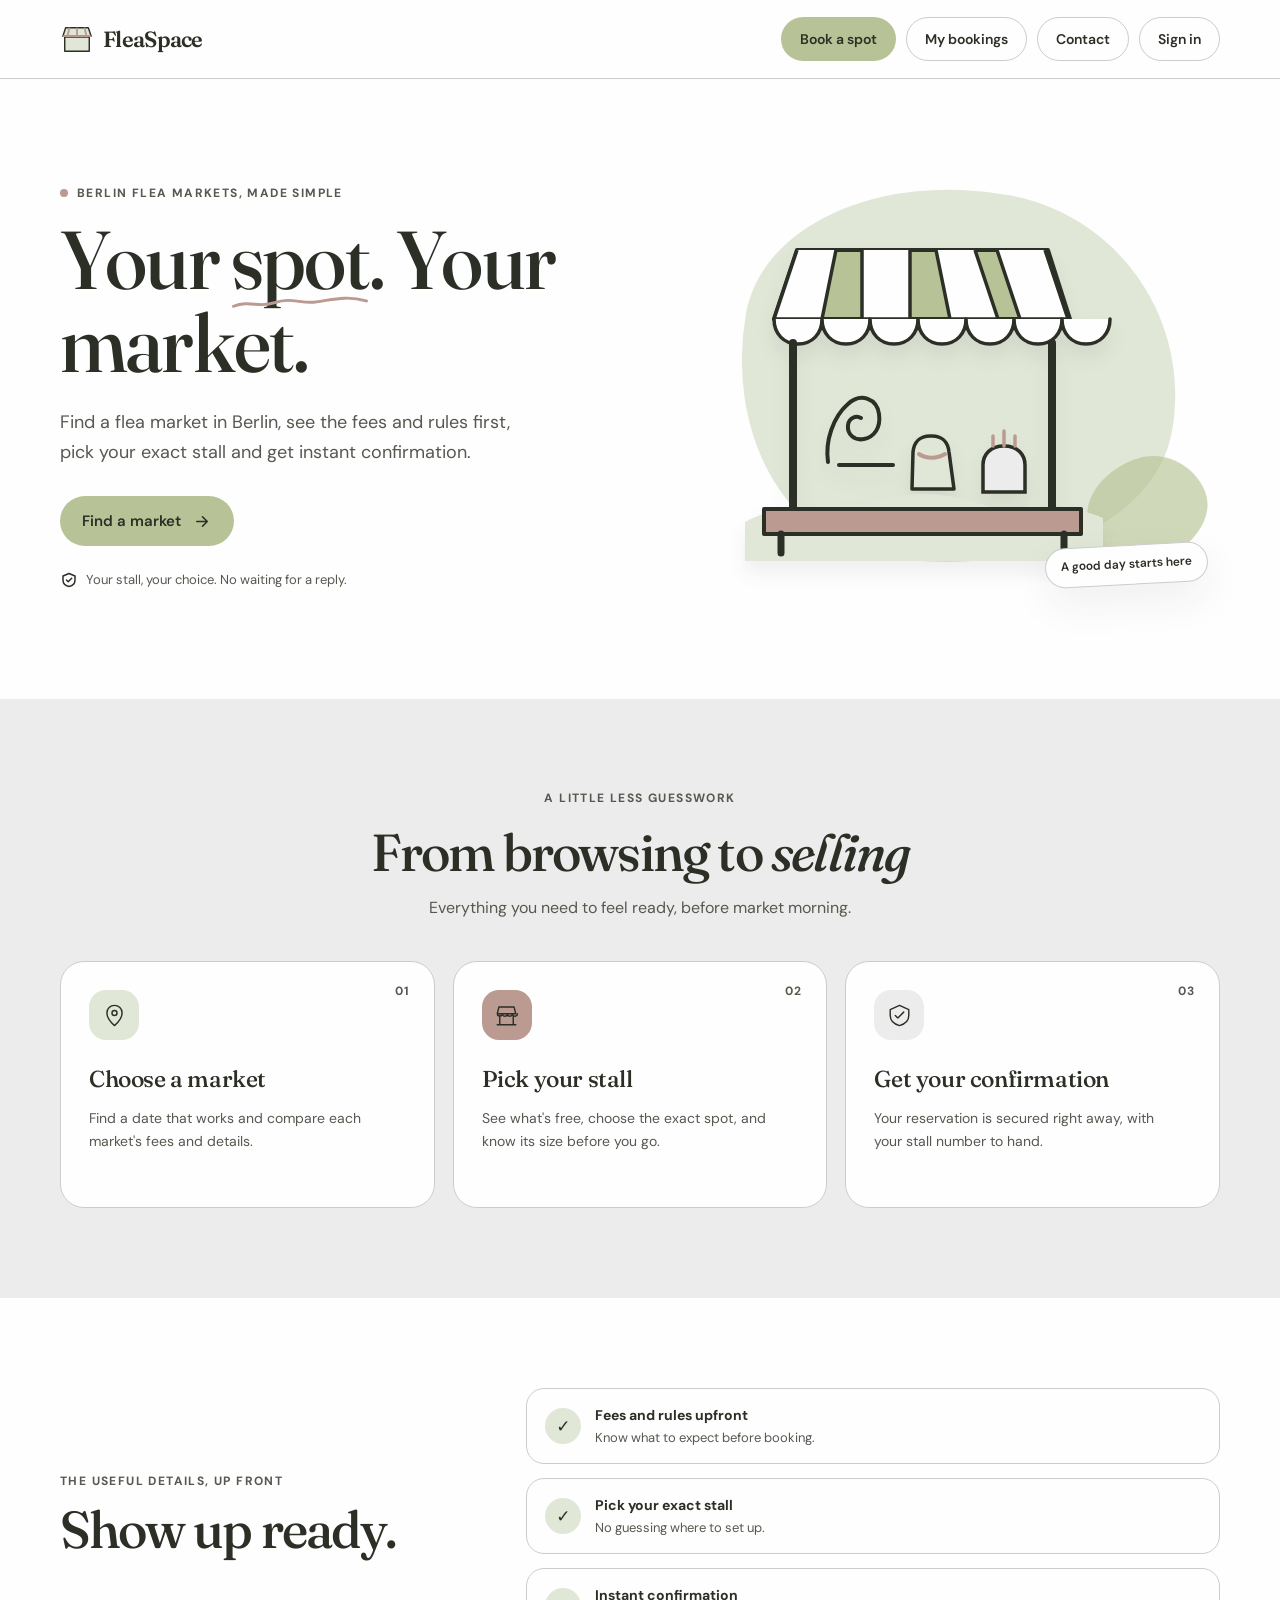
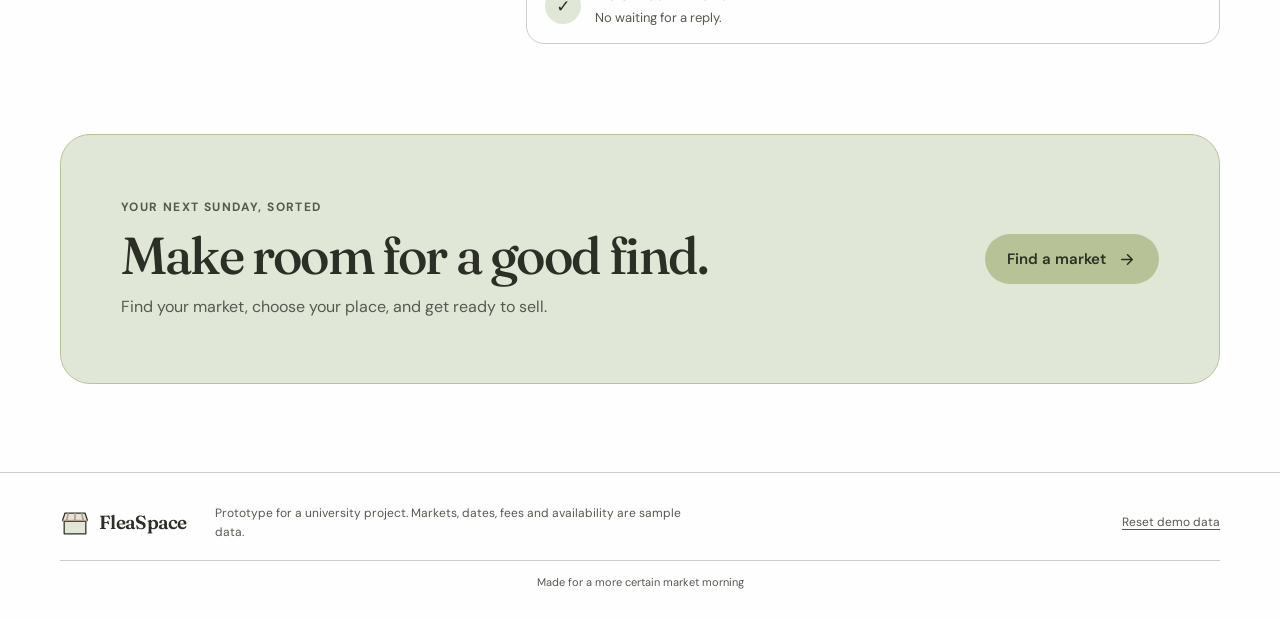
<file: index.html>
<!doctype html>
<html lang="en">
  <head>
    <meta charset="utf-8">
    <meta name="viewport" content="width=device-width, initial-scale=1">
    <meta name="description" content="Find a flea market in Berlin, see the fees and rules first, and book your exact stall with FleaSpace.">
    <meta name="theme-color" content="#FEFEFE">
    <title>FleaSpace — Your spot. Your market.</title>
    <link rel="icon" type="image/svg+xml" href="data:image/svg+xml,%3Csvg xmlns='http://www.w3.org/2000/svg' viewBox='0 0 40 40'%3E%3Crect width='40' height='40' rx='12' fill='%23E0E7D7'/%3E%3Cpath d='M9 18h22v13H9zM7 17l3-9h20l3 9H7z' fill='%23B7C396' stroke='%232B2F26' stroke-width='1.5' stroke-linejoin='round'/%3E%3Cpath d='M7 17h26M12 8l-2 9m8-9v9m8-9 2 9' fill='none' stroke='%23BA9A91' stroke-width='2'/%3E%3C/svg%3E">
    <link rel="preconnect" href="https://fonts.googleapis.com">
    <link rel="preconnect" href="https://fonts.gstatic.com" crossorigin>
    <link href="https://fonts.googleapis.com/css2?family=DM+Sans:wght@400;500;600;700&family=Fraunces:opsz,wght@9..144,500;9..144,600;9..144,700&display=swap" rel="stylesheet">
    <link rel="stylesheet" href="css/styles.css">
    <script src="js/data.js" defer></script>
    <script src="js/app.js" defer></script>
  </head>
  <body>
    <a class="skip-link" href="#main">Skip to content</a>

    <header class="site-header">
      <div class="header-inner">
        <a class="wordmark" href="index.html" aria-label="FleaSpace home">
          <svg class="wordmark-mark" viewBox="0 0 36 36" aria-hidden="true">
            <path d="M5 16h26v15H5zM3 15l3-9h24l3 9H3z" fill="var(--sage-light)" stroke="currentColor" stroke-width="1.5" stroke-linejoin="round"/>
            <path d="M3 15h30M10 6l-2 9m10-9v9m8-9 2 9" fill="none" stroke="var(--clay)" stroke-width="2"/>
          </svg>
          <span>FleaSpace</span>
        </a>
        <nav class="header-actions" aria-label="Main navigation">
          <a class="button button-primary button-small" href="markets.html">Book a spot</a>
          <a class="button button-secondary button-small" href="my-bookings.html">My bookings</a>
          <button class="button button-secondary button-small" type="button" data-contact-open>Contact</button>
        </nav>
      </div>
    </header>

    <main id="main" tabindex="-1">
      <section class="hero page-width" aria-labelledby="hero-title">
        <div class="hero-copy">
          <p class="eyebrow"><span class="eyebrow-dot" aria-hidden="true"></span> Berlin flea markets, made simple</p>
          <h1 id="hero-title">Your <span class="underlined-word">spot<span class="squiggle" aria-hidden="true"><svg viewBox="0 0 160 18" preserveAspectRatio="none"><path d="M3 11C22 3 32 15 51 8s30 3 48 1 35-8 58 1" /></svg></span></span>. Your market.</h1>
          <p class="hero-description">Find a flea market in Berlin, see the fees and rules first, pick your exact stall and get instant confirmation.</p>
          <a class="button button-primary button-arrow" href="markets.html">
            Find a market
            <svg viewBox="0 0 20 20" aria-hidden="true"><path d="M4 10h11m-5-5 5 5-5 5"/></svg>
          </a>
          <p class="hero-note"><svg viewBox="0 0 18 18" aria-hidden="true"><path d="M9 2.5 15 5v4.2c0 3.3-2.3 5.3-6 6.3-3.7-1-6-3-6-6.3V5l6-2.5Z"/><path d="m6.5 9 1.7 1.7 3.5-3.5"/></svg> Your stall, your choice. No waiting for a reply.</p>
        </div>

        <div class="hero-art" aria-label="Illustration of a flea-market stall" role="img">
          <span class="art-blob art-blob-back" aria-hidden="true"></span>
          <span class="art-blob art-blob-front" aria-hidden="true"></span>
          <svg class="market-illustration" viewBox="0 0 520 430" aria-hidden="true">
            <path d="M82 350c39-22 87-9 126-20 44-13 79-9 116 4 36 13 79-6 116 12v43H82z" fill="var(--sage-light)"/>
            <path d="M111 147h296l-22-69H134l-23 69Z" fill="var(--sage)" stroke="var(--ink)" stroke-width="4" stroke-linejoin="round"/>
            <path d="m134 78-23 69h48l14-69m26 0v69h48V78m26 0 14 69h48l-23-69m22 0 23 69h48l-23-69" fill="var(--paper)" stroke="var(--ink)" stroke-width="3.5" stroke-linejoin="round"/>
            <path d="M111 147c0 15 10 25 24 25s24-10 24-25m0 0c0 15 10 25 24 25s24-10 24-25m0 0c0 15 10 25 24 25s24-10 24-25m0 0c0 15 10 25 24 25s24-10 24-25m0 0c0 15 10 25 24 25s24-10 24-25m0 0c0 15 10 25 24 25s24-10 24-25m0 0c0 15 10 25 24 25s24-10 24-25" fill="var(--paper)" stroke="var(--ink)" stroke-width="3.5" stroke-linecap="round"/>
            <path d="M130 171v167m259-167v167" fill="none" stroke="var(--ink)" stroke-width="8" stroke-linecap="round"/>
            <path d="M101 337h317v25H101z" fill="var(--clay)" stroke="var(--ink)" stroke-width="4" stroke-linejoin="round"/>
            <path d="M118 362v19m283-19v19" fill="none" stroke="var(--ink)" stroke-width="7" stroke-linecap="round"/>
            <path d="M165 290c-3-21 5-45 20-58 13-12 29-5 31 10 2 14-5 23-15 25-10 2-17-5-16-14 1-7 8-10 13-7m-22 47h54" fill="none" stroke="var(--ink)" stroke-width="4" stroke-linecap="round" stroke-linejoin="round"/>
            <path d="M249 317h42l-5-37c-1-10-7-16-17-16h-2c-10 0-16 6-17 16l-1 37Z" fill="var(--sage-light)" stroke="var(--ink)" stroke-width="3.5" stroke-linejoin="round"/>
            <path d="M256 282c7 5 18 5 26 0" fill="none" stroke="var(--clay)" stroke-width="4" stroke-linecap="round"/>
            <path d="M320 320h42v-27c0-11-8-19-21-19s-21 8-21 19v27Z" fill="var(--mist)" stroke="var(--ink)" stroke-width="3.5"/>
            <path d="M330 274v-10m11 10v-15m11 15v-10" fill="none" stroke="var(--clay)" stroke-width="3.5" stroke-linecap="round"/>
          </svg>
          <span class="art-caption">A good day starts here</span>
        </div>
      </section>

      <section class="how-section section-space" aria-labelledby="how-title">
        <div class="page-width">
          <div class="section-heading">
            <p class="eyebrow">A little less guesswork</p>
            <h2 id="how-title">From browsing to <span class="serif-accent">selling</span></h2>
            <p>Everything you need to feel ready, before market morning.</p>
          </div>
          <ol class="steps-grid">
            <li class="step-card">
              <span class="step-number">01</span>
              <span class="step-icon" aria-hidden="true"><svg viewBox="0 0 32 32"><path d="M25 13c0 7-9 15-9 15S7 20 7 13a9 9 0 1 1 18 0Z"/><circle cx="16" cy="13" r="3"/></svg></span>
              <h3>Choose a market</h3>
              <p>Find a date that works and compare each market's fees and details.</p>
            </li>
            <li class="step-card">
              <span class="step-number">02</span>
              <span class="step-icon step-icon-clay" aria-hidden="true"><svg viewBox="0 0 32 32"><path d="M5 14h22l-2-8H7l-2 8Zm0 0c0 3 4 4 6 1 2 3 6 2 6-1 0 3 4 4 6 1 2 3 6 2 6-1M8 16v11m16-11v11M5 27h22"/></svg></span>
              <h3>Pick your stall</h3>
              <p>See what's free, choose the exact spot, and know its size before you go.</p>
            </li>
            <li class="step-card">
              <span class="step-number">03</span>
              <span class="step-icon step-icon-mist" aria-hidden="true"><svg viewBox="0 0 32 32"><path d="M16 4 27 9v7c0 6-4 10-11 12C9 26 5 22 5 16V9l11-5Z"/><path d="m11 16 3 3 7-7"/></svg></span>
              <h3>Get your confirmation</h3>
              <p>Your reservation is secured right away, with your stall number to hand.</p>
            </li>
          </ol>
        </div>
      </section>

      <section class="reassurance-section page-width section-space" aria-label="What you can count on">
        <div class="reassurance-intro">
          <p class="eyebrow">The useful details, up front</p>
          <h2>Show up ready.</h2>
        </div>
        <ul class="reassurance-grid">
          <li><span class="reassurance-check" aria-hidden="true">✓</span><span><strong>Fees and rules upfront</strong><small>Know what to expect before booking.</small></span></li>
          <li><span class="reassurance-check" aria-hidden="true">✓</span><span><strong>Pick your exact stall</strong><small>No guessing where to set up.</small></span></li>
          <li><span class="reassurance-check" aria-hidden="true">✓</span><span><strong>Instant confirmation</strong><small>No waiting for a reply.</small></span></li>
        </ul>
      </section>

      <section class="closing-cta page-width" aria-labelledby="cta-title">
        <div class="closing-copy">
          <p class="eyebrow">Your next Sunday, sorted</p>
          <h2 id="cta-title">Make room for a good find.</h2>
          <p>Find your market, choose your place, and get ready to sell.</p>
        </div>
        <a class="button button-primary button-arrow" href="markets.html">
          Find a market
          <svg viewBox="0 0 20 20" aria-hidden="true"><path d="M4 10h11m-5-5 5 5-5 5"/></svg>
        </a>
      </section>
    </main>

    <footer class="site-footer">
      <div class="footer-inner page-width">
        <a class="wordmark footer-wordmark" href="index.html">
          <svg class="wordmark-mark" viewBox="0 0 36 36" aria-hidden="true">
            <path d="M5 16h26v15H5zM3 15l3-9h24l3 9H3z" fill="var(--sage-light)" stroke="currentColor" stroke-width="1.5" stroke-linejoin="round"/>
            <path d="M3 15h30M10 6l-2 9m10-9v9m8-9 2 9" fill="none" stroke="var(--clay)" stroke-width="2"/>
          </svg>
          <span>FleaSpace</span>
        </a>
        <p class="footer-disclaimer">Prototype for a university project. Markets, dates, fees and availability are sample data.</p>
        <a class="reset-link" href="#reset-demo-data" data-reset-demo>Reset demo data</a>
        <p class="footer-credit">Made for a more certain market morning</p>
        <p class="sr-only" data-app-status role="status" aria-live="polite"></p>
      </div>
    </footer>

    <dialog class="contact-dialog" aria-labelledby="contact-title" data-contact-dialog>
      <div class="dialog-inner">
        <button class="dialog-close" type="button" aria-label="Close contact dialog" data-contact-close>
          <svg viewBox="0 0 20 20" aria-hidden="true"><path d="m5 5 10 10M15 5 5 15"/></svg>
        </button>
        <span class="dialog-icon" aria-hidden="true">
          <svg viewBox="0 0 32 32"><path d="M5 8h22v16H5z"/><path d="m6 9 10 8 10-8"/></svg>
        </span>
        <p class="eyebrow">We'd love to hear from you</p>
        <h2 id="contact-title">Say hello.</h2>
        <p class="dialog-intro">Questions about a market or your stall? Get in touch with the organizer.</p>
        <a class="contact-option" href="mailto:organizers@fleaspace.example">
          <span class="contact-option-icon" aria-hidden="true">✉</span>
          <span><small>Email</small><strong>organizers@fleaspace.example</strong></span>
          <span class="contact-arrow" aria-hidden="true">↗</span>
        </a>
        <a class="contact-option" href="https://www.instagram.com/fleaspace.berlin/" target="_blank" rel="noreferrer">
          <span class="contact-option-icon contact-social" aria-hidden="true">◎</span>
          <span><small>Instagram</small><strong>@fleaspace.berlin</strong></span>
          <span class="contact-arrow" aria-hidden="true">↗</span>
        </a>
        <p class="sample-note">These are sample contact details for this prototype.</p>
      </div>
    </dialog>
  </body>
</html>
</file>
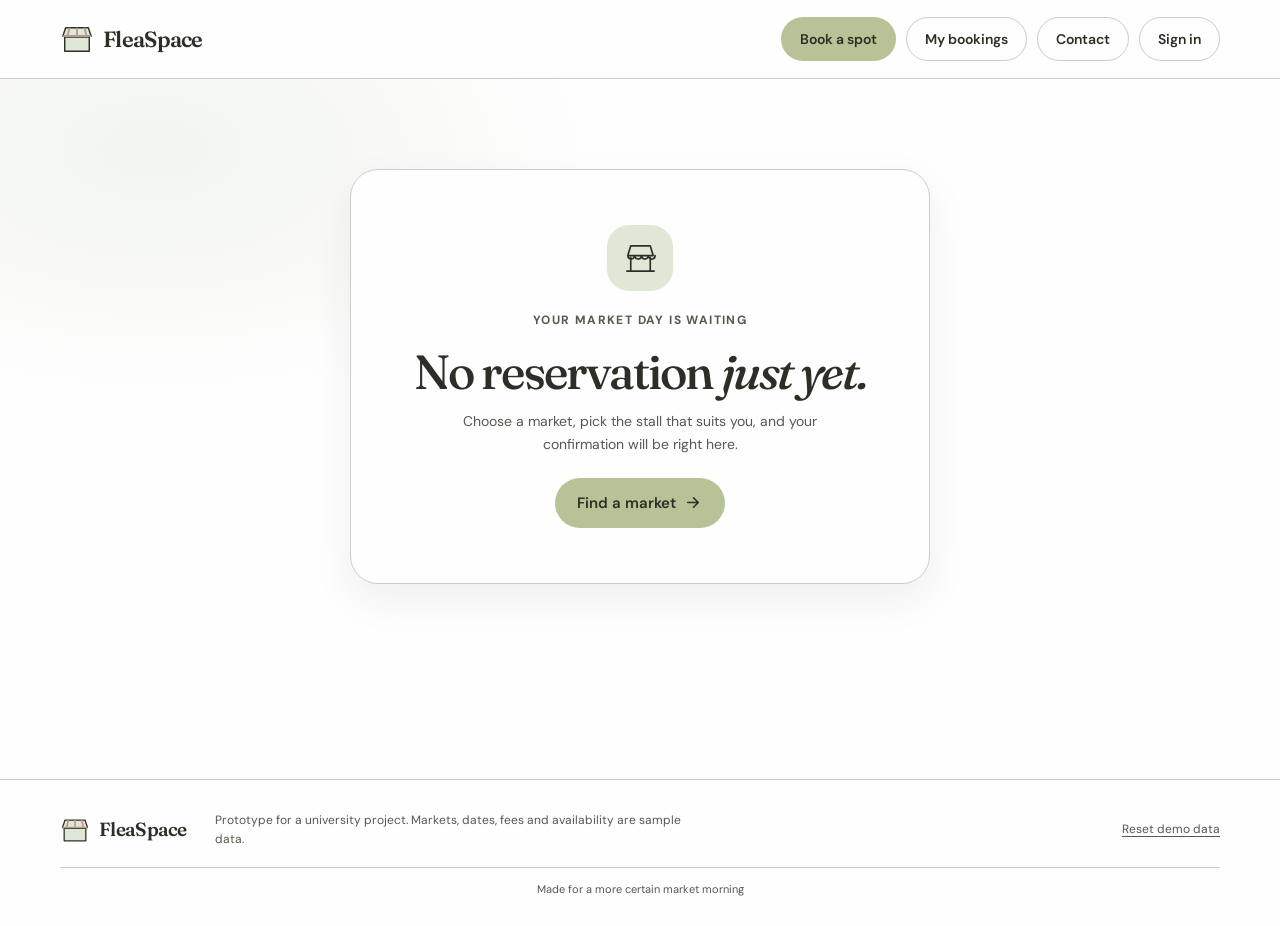
<file: confirmation.html>
<!doctype html>
<html lang="en">
  <head>
    <meta charset="utf-8">
    <meta name="viewport" content="width=device-width, initial-scale=1">
    <meta name="description" content="Your FleaSpace flea-market stall reservation confirmation.">
    <meta name="theme-color" content="#FEFEFE">
    <title>Reservation confirmation — FleaSpace</title>
    <link rel="icon" type="image/svg+xml" href="data:image/svg+xml,%3Csvg xmlns='http://www.w3.org/2000/svg' viewBox='0 0 40 40'%3E%3Crect width='40' height='40' rx='12' fill='%23E0E7D7'/%3E%3Cpath d='M9 18h22v13H9zM7 17l3-9h20l3 9H7z' fill='%23B7C396' stroke='%232B2F26' stroke-width='1.5' stroke-linejoin='round'/%3E%3Cpath d='M7 17h26M12 8l-2 9m8-9v9m8-9 2 9' fill='none' stroke='%23BA9A91' stroke-width='2'/%3E%3C/svg%3E">
    <link rel="preconnect" href="https://fonts.googleapis.com">
    <link rel="preconnect" href="https://fonts.gstatic.com" crossorigin>
    <link href="https://fonts.googleapis.com/css2?family=DM+Sans:wght@400;500;600;700&family=Fraunces:opsz,wght@9..144,500;9..144,600;9..144,700&display=swap" rel="stylesheet">
    <link rel="stylesheet" href="css/styles.css">
    <script src="js/data.js" defer></script>
    <script src="js/app.js" defer></script>
  </head>
  <body>
    <a class="skip-link" href="#main">Skip to content</a>

    <header class="site-header">
      <div class="header-inner">
        <a class="wordmark" href="index.html" aria-label="FleaSpace home">
          <svg class="wordmark-mark" viewBox="0 0 36 36" aria-hidden="true">
            <path d="M5 16h26v15H5zM3 15l3-9h24l3 9H3z" fill="var(--sage-light)" stroke="currentColor" stroke-width="1.5" stroke-linejoin="round"/>
            <path d="M3 15h30M10 6l-2 9m10-9v9m8-9 2 9" fill="none" stroke="var(--clay)" stroke-width="2"/>
          </svg>
          <span>FleaSpace</span>
        </a>
        <nav class="header-actions" aria-label="Main navigation">
          <a class="button button-primary button-small" href="markets.html">Book a spot</a>
          <a class="button button-secondary button-small" href="my-bookings.html">My bookings</a>
          <button class="button button-secondary button-small" type="button" data-contact-open>Contact</button>
        </nav>
      </div>
    </header>

    <main id="main" class="confirmation-main" tabindex="-1">
      <section class="confirmation-page page-width" aria-labelledby="confirmation-title">
        <article class="confirmation-card" data-confirmation-card>
          <div class="confirmation-heading">
            <span class="confirmation-check" aria-hidden="true"><svg viewBox="0 0 32 32"><path d="m8 16 5.5 5.5L24 10"/></svg></span>
            <div>
              <p class="eyebrow">All set for market day</p>
              <h1 id="confirmation-title">Confirmed<span>.</span></h1>
              <p class="confirmation-lead" data-confirmation-message>Reservation confirmed. No need to wait for a reply.</p>
              <p class="confirmation-account" data-confirmation-account></p>
              <p class="confirmation-demo-note">Demo only: no email is actually sent.</p>
            </div>
            <p class="confirmation-number"><small>Confirmation no.</small><strong data-confirmation-number></strong></p>
          </div>

          <div class="confirmation-content" data-confirmation-content>
            <section class="confirmation-details" aria-label="Reservation details">
              <div class="confirmation-detail-heading">
                <span class="eyebrow">Your market day</span>
                <span class="confirmed-badge"><span aria-hidden="true">✓</span> Spot secured</span>
              </div>
              <dl class="confirmation-detail-grid">
                <div class="confirmation-detail market-detail-wide">
                  <dt>Market</dt>
                  <dd data-confirmation-market></dd>
                </div>
                <div class="confirmation-detail">
                  <dt>Date</dt>
                  <dd data-confirmation-date></dd>
                </div>
                <div class="confirmation-detail">
                  <dt>Market hours</dt>
                  <dd data-confirmation-hours></dd>
                </div>
                <div class="confirmation-detail confirmation-stall-number">
                  <dt>Your stalls</dt>
                  <dd data-confirmation-stall></dd>
                </div>
                <div class="confirmation-detail">
                  <dt>Set-up time</dt>
                  <dd data-confirmation-setup></dd>
                </div>
                <div class="confirmation-detail confirmation-fee-detail">
                  <dt>Total cost</dt>
                  <dd><strong data-confirmation-fee></strong><small data-confirmation-breakdown></small><small>Pay at the entrance on arrival (cash or card).</small></dd>
                </div>
              </dl>
            </section>

            <section class="confirmation-mini-map-card" aria-labelledby="mini-map-title">
              <div class="mini-map-heading">
                <div>
                  <span class="eyebrow">Find your place</span>
                  <h2 id="mini-map-title">Your stalls, marked.</h2>
                </div>
                <span class="mini-map-tag" data-mini-map-stall></span>
              </div>
              <div class="confirmation-mini-map" data-confirmation-map role="img" aria-label="Mini map of the market showing your reserved stall"></div>
              <p class="mini-map-caption"><span aria-hidden="true"></span> Your stalls are marked in clay. Enter via the walkway.</p>
            </section>
          </div>

          <div class="confirmation-actions" data-confirmation-actions>
            <a class="button button-primary" href="my-bookings.html">View my bookings</a>
            <a class="button button-secondary" href="markets.html">Book another stall</a>
            <button class="button button-secondary" type="button" data-add-calendar>Add to calendar</button>
            <a class="button button-secondary" data-google-calendar href="https://calendar.google.com/calendar/render?action=TEMPLATE" target="_blank" rel="noreferrer">Google Calendar</a>
            <button class="button button-secondary button-arrow print-button" type="button" data-print>
              Download PDF
              <svg viewBox="0 0 20 20" aria-hidden="true"><path d="M10 3v10m-4-4 4 4 4-4M4 16h12"/></svg>
            </button>
            <button class="button button-secondary contact-organizer" type="button" data-contact-open>
              Questions? Contact the organizer
            </button>
            <p class="print-helper">Opens print: choose Save as PDF</p>
          </div>
        </article>

        <section class="confirmation-empty-state" data-confirmation-empty hidden aria-labelledby="empty-title">
          <span class="empty-state-icon" aria-hidden="true">
            <svg viewBox="0 0 40 40"><path d="M7 17h26l-3-10H10L7 17Zm0 0c0 4 5 5 7 1 2 4 7 3 7-1 0 4 5 5 7 1 2 4 7 3 7-1M10 19v14m20-14v14M6 33h28"/></svg>
          </span>
          <p class="eyebrow">Your market day is waiting</p>
          <h2 id="empty-title">No reservation <em>just yet.</em></h2>
          <p>Choose a market, pick the stall that suits you, and your confirmation will be right here.</p>
          <a class="button button-primary button-arrow" href="markets.html">Find a market<svg viewBox="0 0 20 20" aria-hidden="true"><path d="M4 10h11m-5-5 5 5-5 5"/></svg></a>
        </section>
        <p class="sr-only" data-app-status role="status" aria-live="polite"></p>
      </section>
    </main>

    <footer class="site-footer">
      <div class="footer-inner page-width">
        <a class="wordmark footer-wordmark" href="index.html">
          <svg class="wordmark-mark" viewBox="0 0 36 36" aria-hidden="true">
            <path d="M5 16h26v15H5zM3 15l3-9h24l3 9H3z" fill="var(--sage-light)" stroke="currentColor" stroke-width="1.5" stroke-linejoin="round"/>
            <path d="M3 15h30M10 6l-2 9m10-9v9m8-9 2 9" fill="none" stroke="var(--clay)" stroke-width="2"/>
          </svg>
          <span>FleaSpace</span>
        </a>
        <p class="footer-disclaimer">Prototype for a university project. Markets, dates, fees and availability are sample data.</p>
        <a class="reset-link" href="#reset-demo-data" data-reset-demo>Reset demo data</a>
        <p class="footer-credit">Made for a more certain market morning</p>
        <p class="sr-only" data-app-status role="status" aria-live="polite"></p>
      </div>
    </footer>

    <dialog class="contact-dialog" aria-labelledby="contact-title" data-contact-dialog>
      <div class="dialog-inner">
        <button class="dialog-close" type="button" aria-label="Close contact dialog" data-contact-close>
          <svg viewBox="0 0 20 20" aria-hidden="true"><path d="m5 5 10 10M15 5 5 15"/></svg>
        </button>
        <span class="dialog-icon" aria-hidden="true">
          <svg viewBox="0 0 32 32"><path d="M5 8h22v16H5z"/><path d="m6 9 10 8 10-8"/></svg>
        </span>
        <p class="eyebrow">We'd love to hear from you</p>
        <h2 id="contact-title">Say hello.</h2>
        <p class="dialog-intro">Questions about a market or your stall? Get in touch with the organizer.</p>
        <a class="contact-option" href="mailto:organizers@fleaspace.example">
          <span class="contact-option-icon" aria-hidden="true">✉</span>
          <span><small>Email</small><strong>organizers@fleaspace.example</strong></span>
          <span class="contact-arrow" aria-hidden="true">↗</span>
        </a>
        <a class="contact-option" href="https://www.instagram.com/fleaspace.berlin/" target="_blank" rel="noreferrer">
          <span class="contact-option-icon contact-social" aria-hidden="true">◎</span>
          <span><small>Instagram</small><strong>@fleaspace.berlin</strong></span>
          <span class="contact-arrow" aria-hidden="true">↗</span>
        </a>
        <p class="sample-note">These are sample contact details for this prototype.</p>
      </div>
    </dialog>
  </body>
</html>
</file>
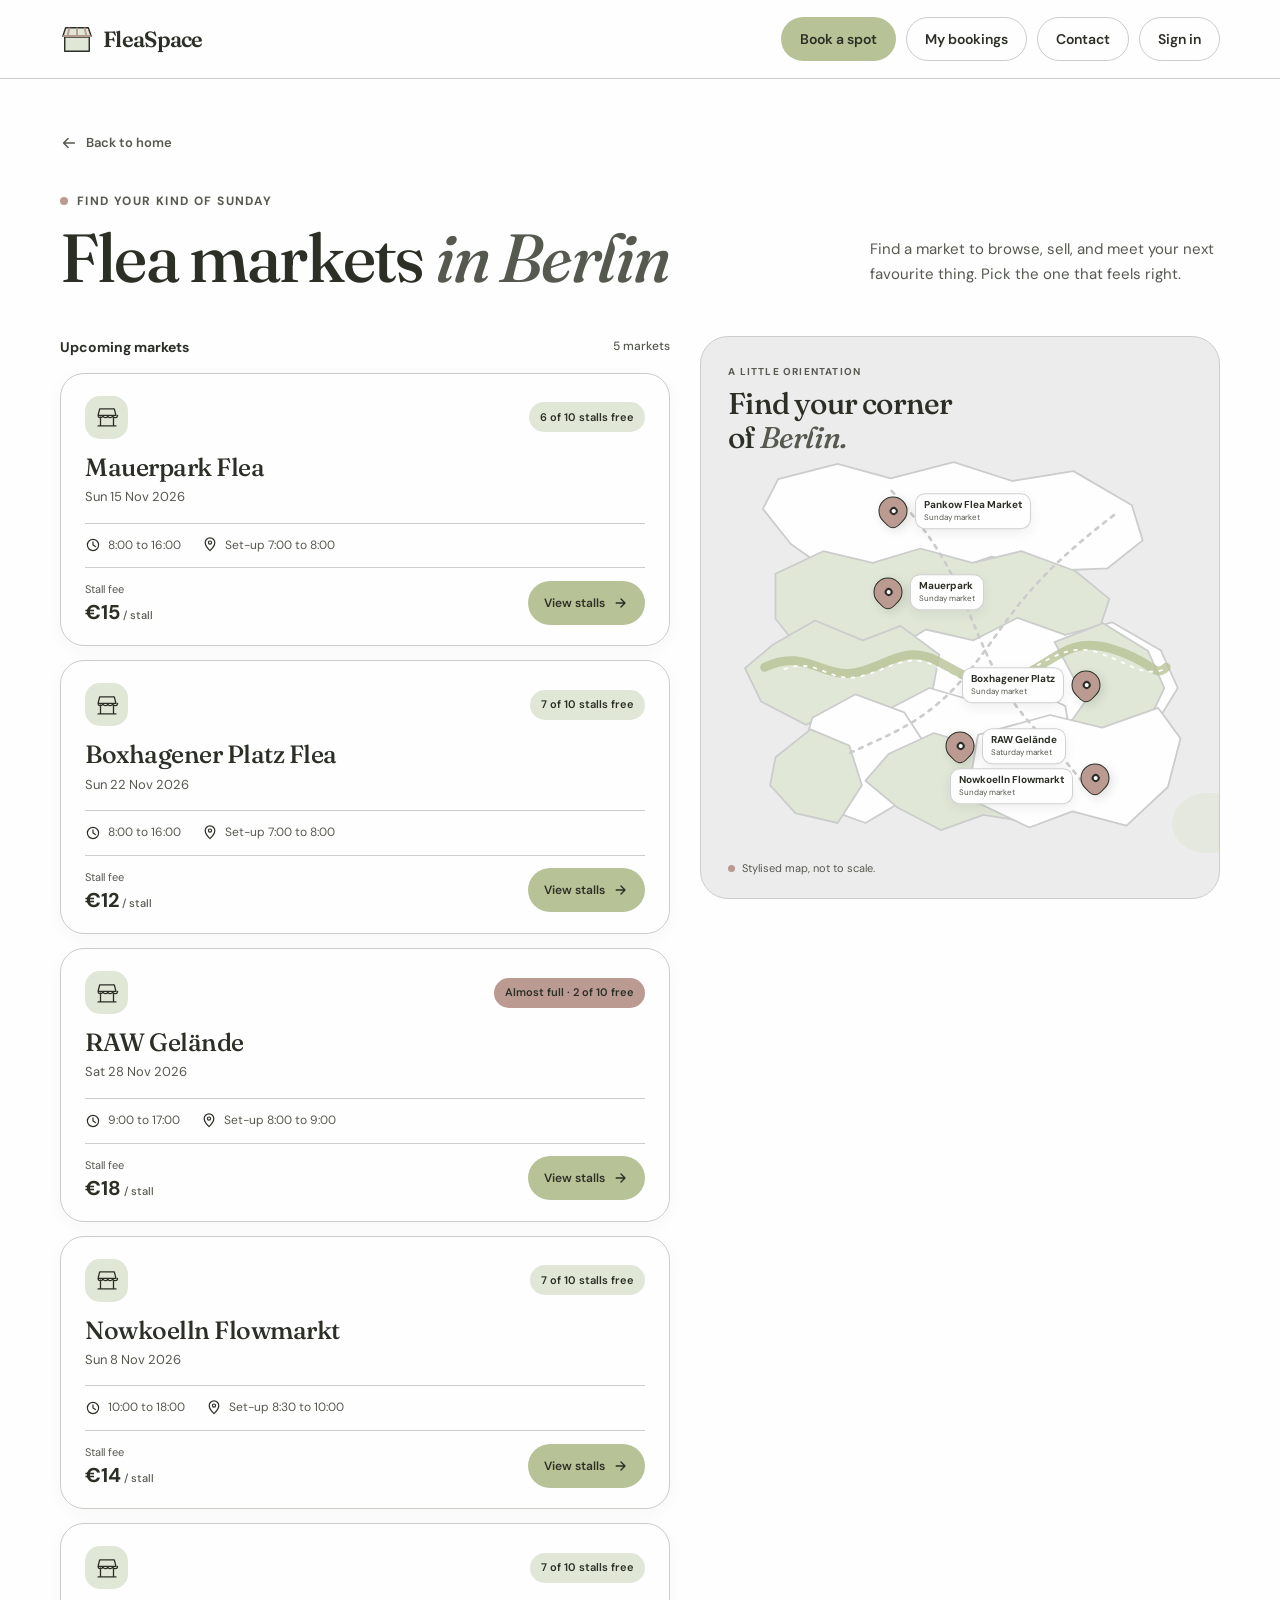
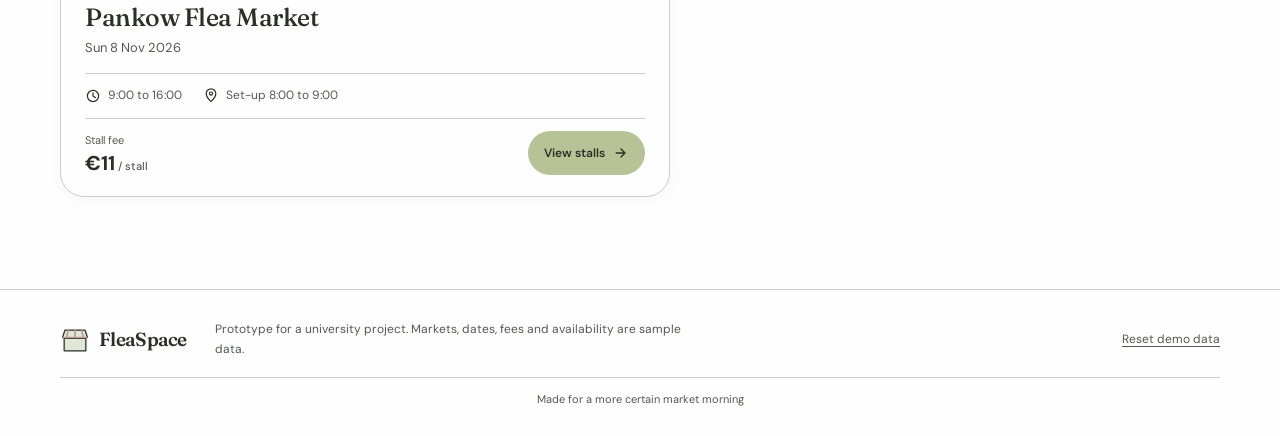
<file: markets.html>
<!doctype html>
<html lang="en">
  <head>
    <meta charset="utf-8">
    <meta name="viewport" content="width=device-width, initial-scale=1">
    <meta name="description" content="Explore Berlin flea markets, compare dates and fees, and find an available stall with FleaSpace.">
    <meta name="theme-color" content="#FEFEFE">
    <title>Flea markets in Berlin — FleaSpace</title>
    <link rel="icon" type="image/svg+xml" href="data:image/svg+xml,%3Csvg xmlns='http://www.w3.org/2000/svg' viewBox='0 0 40 40'%3E%3Crect width='40' height='40' rx='12' fill='%23E0E7D7'/%3E%3Cpath d='M9 18h22v13H9zM7 17l3-9h20l3 9H7z' fill='%23B7C396' stroke='%232B2F26' stroke-width='1.5' stroke-linejoin='round'/%3E%3Cpath d='M7 17h26M12 8l-2 9m8-9v9m8-9 2 9' fill='none' stroke='%23BA9A91' stroke-width='2'/%3E%3C/svg%3E">
    <link rel="preconnect" href="https://fonts.googleapis.com">
    <link rel="preconnect" href="https://fonts.gstatic.com" crossorigin>
    <link href="https://fonts.googleapis.com/css2?family=DM+Sans:wght@400;500;600;700&family=Fraunces:opsz,wght@9..144,500;9..144,600;9..144,700&display=swap" rel="stylesheet">
    <link rel="stylesheet" href="css/styles.css">
    <script src="js/data.js" defer></script>
    <script src="js/app.js" defer></script>
  </head>
  <body>
    <a class="skip-link" href="#main">Skip to content</a>

    <header class="site-header">
      <div class="header-inner">
        <a class="wordmark" href="index.html" aria-label="FleaSpace home">
          <svg class="wordmark-mark" viewBox="0 0 36 36" aria-hidden="true">
            <path d="M5 16h26v15H5zM3 15l3-9h24l3 9H3z" fill="var(--sage-light)" stroke="currentColor" stroke-width="1.5" stroke-linejoin="round"/>
            <path d="M3 15h30M10 6l-2 9m10-9v9m8-9 2 9" fill="none" stroke="var(--clay)" stroke-width="2"/>
          </svg>
          <span>FleaSpace</span>
        </a>
        <nav class="header-actions" aria-label="Main navigation">
          <a class="button button-primary button-small" href="markets.html" aria-current="page">Book a spot</a>
          <a class="button button-secondary button-small" href="my-bookings.html">My bookings</a>
          <button class="button button-secondary button-small" type="button" data-contact-open>Contact</button>
        </nav>
      </div>
    </header>

    <main id="main" class="markets-main" tabindex="-1">
      <section class="markets-page page-width" aria-labelledby="markets-title">
        <a class="back-link" href="index.html">
          <svg viewBox="0 0 20 20" aria-hidden="true"><path d="M16 10H4m5 5-5-5 5-5"/></svg>
          Back to home
        </a>
        <div class="markets-heading">
          <div>
            <p class="eyebrow"><span class="eyebrow-dot" aria-hidden="true"></span> Find your kind of Sunday</p>
            <h1 id="markets-title">Flea markets <span class="heading-break">in Berlin</span></h1>
          </div>
          <p class="markets-intro">Find a market to browse, sell, and meet your next favourite thing. Pick the one that feels right.</p>
        </div>

        <div class="markets-layout">
          <section class="market-list" aria-label="Available flea markets" data-market-list>
            <p class="market-list-heading"><span>Upcoming markets</span><span class="market-count" data-market-count></span></p>
            <div class="market-cards" data-market-cards></div>
          </section>

          <aside class="berlin-map-card" aria-label="Map of flea market locations">
            <div class="map-card-heading">
              <span class="map-kicker">A little orientation</span>
              <h2>Find your corner<br>of <em>Berlin.</em></h2>
            </div>
            <div class="berlin-map">
              <svg class="district-map" viewBox="0 0 500 450" role="img" aria-labelledby="map-title map-description">
                <title id="map-title">Stylised map of Berlin flea market locations</title>
                <desc id="map-description">Abstract neighbourhood shapes with pins for Berlin flea markets.</desc>
                <path class="district district-nine" d="m48 28 66-17 59 16 70-18 65 21 68-11 65 38 12 39-39 31-70 3-59-16-58 20-60-16-57 16-48-34-31-39Z"/>
                <path class="district district-one" d="m45 133 53-25 55 13 53-16 58 16 54-13 60 22 38 31-13 39-39 29-51 9-48-18-46 22-53-16-43 20-47-24-31-39Z"/>
                <path class="district district-two" d="m164 225 48-30 53 12 49-25 53 19 52-14 54 31 19 42-22 36 15 33-43 29-51-17-48 21-47-19-48 17-46-27-36-41Z"/>
                <path class="district district-three" d="m42 212 47-27 53 22 42-16 43 32-8 43-42 26-55-13-43 22-50-26-18-37Z"/>
                <path class="district district-four" d="m168 285 48-25 52 15 49-19 50 24 7 43-38 31-57-10-47 20-52-24-37-29Z"/>
                <path class="district district-five" d="m355 209 54-21 50 31 18 41-19 40 14 39-43 38-50-24-14-44 25-35Z"/>
                <path class="district district-six" d="m86 293 48-26 54 20 28 43-17 48-54 32-52-19-23-44Z"/>
                <path class="district district-seven" d="m171 333 50-23 49 15 45-18 48 27 7 41-38 35-56-9-47 17-48-25-36-30Z"/>
                <path class="district district-eight" d="m45 337 39-31 43 18 14 44-27 42-47-11-28-31Z"/>
                <path class="district district-ten" d="m270 312 80-22 58 14 62-22 25 34-14 54-46 43-60-16-48 18-69-33Z"/>
                <path class="map-river" d="M33 237c43-22 66 13 101 6s55-32 91-13 53 36 93 17 54-45 102-30 45 32 59 20"/>
                <path class="map-river-echo" d="M55 239c34-13 50 14 80 9s55-29 86-13 52 31 87 15 59-42 96-29 49 26 71 19"/>
                <path class="map-road" d="M174 41c42 46 61 78 79 119s32 82 58 118 52 53 84 99"/>
                <path class="map-road" d="M421 68c-49 37-84 71-111 106s-48 72-83 102-64 39-105 59"/>
              </svg>

              <div data-market-pins></div>
            </div>
            <p class="map-caption"><span class="map-caption-dot" aria-hidden="true"></span> Stylised map, not to scale.</p>
            <span class="map-decoration map-decoration-two" aria-hidden="true"></span>
          </aside>
        </div>
      </section>
    </main>

    <footer class="site-footer">
      <div class="footer-inner page-width">
        <a class="wordmark footer-wordmark" href="index.html">
          <svg class="wordmark-mark" viewBox="0 0 36 36" aria-hidden="true">
            <path d="M5 16h26v15H5zM3 15l3-9h24l3 9H3z" fill="var(--sage-light)" stroke="currentColor" stroke-width="1.5" stroke-linejoin="round"/>
            <path d="M3 15h30M10 6l-2 9m10-9v9m8-9 2 9" fill="none" stroke="var(--clay)" stroke-width="2"/>
          </svg>
          <span>FleaSpace</span>
        </a>
        <p class="footer-disclaimer">Prototype for a university project. Markets, dates, fees and availability are sample data.</p>
        <a class="reset-link" href="#reset-demo-data" data-reset-demo>Reset demo data</a>
        <p class="footer-credit">Made for a more certain market morning</p>
        <p class="sr-only" data-app-status role="status" aria-live="polite"></p>
      </div>
    </footer>

    <dialog class="contact-dialog" aria-labelledby="contact-title" data-contact-dialog>
      <div class="dialog-inner">
        <button class="dialog-close" type="button" aria-label="Close contact dialog" data-contact-close>
          <svg viewBox="0 0 20 20" aria-hidden="true"><path d="m5 5 10 10M15 5 5 15"/></svg>
        </button>
        <span class="dialog-icon" aria-hidden="true">
          <svg viewBox="0 0 32 32"><path d="M5 8h22v16H5z"/><path d="m6 9 10 8 10-8"/></svg>
        </span>
        <p class="eyebrow">We'd love to hear from you</p>
        <h2 id="contact-title">Say hello.</h2>
        <p class="dialog-intro">Questions about a market or your stall? Get in touch with the organizer.</p>
        <a class="contact-option" href="mailto:organizers@fleaspace.example">
          <span class="contact-option-icon" aria-hidden="true">✉</span>
          <span><small>Email</small><strong>organizers@fleaspace.example</strong></span>
          <span class="contact-arrow" aria-hidden="true">↗</span>
        </a>
        <a class="contact-option" href="https://www.instagram.com/fleaspace.berlin/" target="_blank" rel="noreferrer">
          <span class="contact-option-icon contact-social" aria-hidden="true">◎</span>
          <span><small>Instagram</small><strong>@fleaspace.berlin</strong></span>
          <span class="contact-arrow" aria-hidden="true">↗</span>
        </a>
        <p class="sample-note">These are sample contact details for this prototype.</p>
      </div>
    </dialog>
  </body>
</html>
</file>
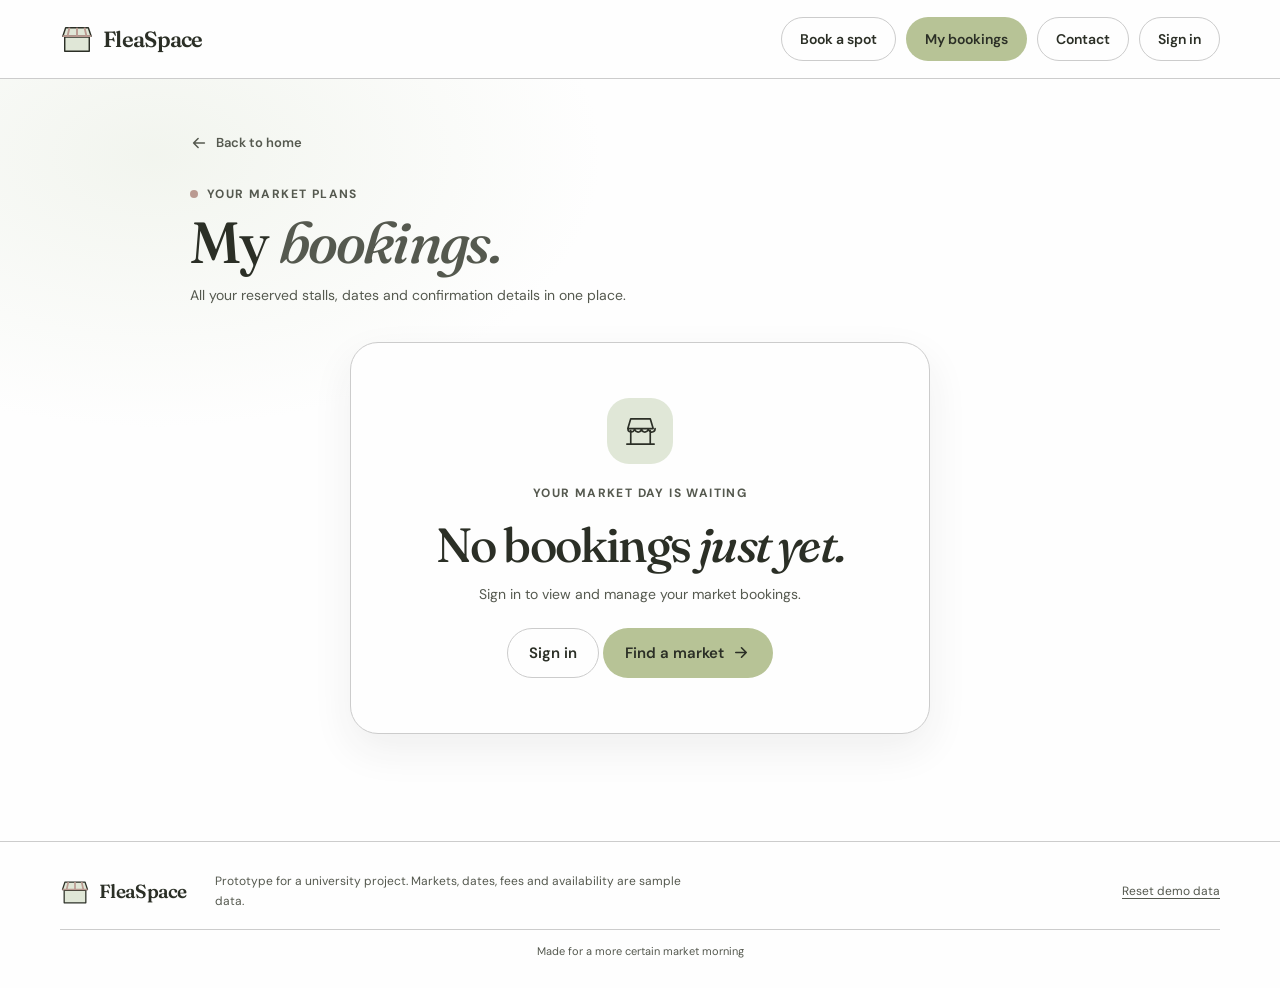
<file: my-bookings.html>
<!doctype html>
<html lang="en">
  <head>
    <meta charset="utf-8">
    <meta name="viewport" content="width=device-width, initial-scale=1">
    <meta name="description" content="View and manage your FleaSpace market bookings.">
    <meta name="theme-color" content="#FEFEFE">
    <title>My bookings — FleaSpace</title>
    <link rel="icon" type="image/svg+xml" href="data:image/svg+xml,%3Csvg xmlns='http://www.w3.org/2000/svg' viewBox='0 0 40 40'%3E%3Crect width='40' height='40' rx='12' fill='%23E0E7D7'/%3E%3Cpath d='M9 18h22v13H9zM7 17l3-9h20l3 9H7z' fill='%23B7C396' stroke='%232B2F26' stroke-width='1.5' stroke-linejoin='round'/%3E%3Cpath d='M7 17h26M12 8l-2 9m8-9v9m8-9 2 9' fill='none' stroke='%23BA9A91' stroke-width='2'/%3E%3C/svg%3E">
    <link rel="preconnect" href="https://fonts.googleapis.com">
    <link rel="preconnect" href="https://fonts.gstatic.com" crossorigin>
    <link href="https://fonts.googleapis.com/css2?family=DM+Sans:wght@400;500;600;700&family=Fraunces:opsz,wght@9..144,500;9..144,600;9..144,700&display=swap" rel="stylesheet">
    <link rel="stylesheet" href="css/styles.css">
    <script src="js/data.js" defer></script>
    <script src="js/app.js" defer></script>
  </head>
  <body>
    <a class="skip-link" href="#main">Skip to content</a>

    <header class="site-header">
      <div class="header-inner">
        <a class="wordmark" href="index.html" aria-label="FleaSpace home">
          <svg class="wordmark-mark" viewBox="0 0 36 36" aria-hidden="true">
            <path d="M5 16h26v15H5zM3 15l3-9h24l3 9H3z" fill="var(--sage-light)" stroke="currentColor" stroke-width="1.5" stroke-linejoin="round"/>
            <path d="M3 15h30M10 6l-2 9m10-9v9m8-9 2 9" fill="none" stroke="var(--clay)" stroke-width="2"/>
          </svg>
          <span>FleaSpace</span>
        </a>
        <nav class="header-actions" aria-label="Main navigation">
          <a class="button button-secondary button-small" href="markets.html">Book a spot</a>
          <a class="button button-primary button-small" href="my-bookings.html" aria-current="page">My bookings</a>
          <button class="button button-secondary button-small" type="button" data-contact-open>Contact</button>
        </nav>
      </div>
    </header>

    <main id="main" class="bookings-main" tabindex="-1">
      <section class="bookings-page page-width" aria-labelledby="bookings-title">
        <a class="back-link" href="index.html">
          <svg viewBox="0 0 20 20" aria-hidden="true"><path d="M16 10H4m5 5-5-5 5-5"/></svg>
          Back to home
        </a>
        <div class="bookings-heading">
          <p class="eyebrow"><span class="eyebrow-dot" aria-hidden="true"></span> Your market plans</p>
          <h1 id="bookings-title">My <em>bookings.</em></h1>
          <p>All your reserved stalls, dates and confirmation details in one place.</p>
        </div>

        <div class="booking-list" data-bookings-list aria-label="Your bookings"></div>
        <section class="confirmation-empty-state bookings-empty" data-bookings-empty hidden aria-labelledby="bookings-empty-title">
          <span class="empty-state-icon" aria-hidden="true">
            <svg viewBox="0 0 40 40"><path d="M7 17h26l-3-10H10L7 17Zm0 0c0 4 5 5 7 1 2 4 7 3 7-1 0 4 5 5 7 1 2 4 7 3 7-1M10 19v14m20-14v14M6 33h28"/></svg>
          </span>
          <p class="eyebrow">Your market day is waiting</p>
          <h2 id="bookings-empty-title">No bookings <em>just yet.</em></h2>
          <p data-bookings-empty-copy>Choose a market, pick the stalls that suit you, and your bookings will be right here.</p>
          <button class="button button-secondary" type="button" data-bookings-signin hidden>Sign in</button>
          <a class="button button-primary button-arrow" href="markets.html">Find a market<svg viewBox="0 0 20 20" aria-hidden="true"><path d="M4 10h11m-5-5 5 5-5 5"/></svg></a>
        </section>
      </section>
    </main>

    <footer class="site-footer">
      <div class="footer-inner page-width">
        <a class="wordmark footer-wordmark" href="index.html">
          <svg class="wordmark-mark" viewBox="0 0 36 36" aria-hidden="true">
            <path d="M5 16h26v15H5zM3 15l3-9h24l3 9H3z" fill="var(--sage-light)" stroke="currentColor" stroke-width="1.5" stroke-linejoin="round"/>
            <path d="M3 15h30M10 6l-2 9m10-9v9m8-9 2 9" fill="none" stroke="var(--clay)" stroke-width="2"/>
          </svg>
          <span>FleaSpace</span>
        </a>
        <p class="footer-disclaimer">Prototype for a university project. Markets, dates, fees and availability are sample data.</p>
        <a class="reset-link" href="#reset-demo-data" data-reset-demo>Reset demo data</a>
        <p class="footer-credit">Made for a more certain market morning</p>
        <p class="sr-only" data-app-status role="status" aria-live="polite"></p>
      </div>
    </footer>

    <dialog class="contact-dialog" aria-labelledby="contact-title" data-contact-dialog>
      <div class="dialog-inner">
        <button class="dialog-close" type="button" aria-label="Close contact dialog" data-contact-close>
          <svg viewBox="0 0 20 20" aria-hidden="true"><path d="m5 5 10 10M15 5 5 15"/></svg>
        </button>
        <span class="dialog-icon" aria-hidden="true">
          <svg viewBox="0 0 32 32"><path d="M5 8h22v16H5z"/><path d="m6 9 10 8 10-8"/></svg>
        </span>
        <p class="eyebrow">We'd love to hear from you</p>
        <h2 id="contact-title">Say hello.</h2>
        <p class="dialog-intro">Questions about a market or your stall? Get in touch with the organizer.</p>
        <a class="contact-option" href="mailto:organizers@fleaspace.example">
          <span class="contact-option-icon" aria-hidden="true">✉</span>
          <span><small>Email</small><strong>organizers@fleaspace.example</strong></span>
          <span class="contact-arrow" aria-hidden="true">↗</span>
        </a>
        <a class="contact-option" href="https://www.instagram.com/fleaspace.berlin/" target="_blank" rel="noreferrer">
          <span class="contact-option-icon contact-social" aria-hidden="true">◎</span>
          <span><small>Instagram</small><strong>@fleaspace.berlin</strong></span>
          <span class="contact-arrow" aria-hidden="true">↗</span>
        </a>
        <p class="sample-note">These are sample contact details for this prototype.</p>
      </div>
    </dialog>

    <dialog class="cancel-dialog" aria-labelledby="cancel-title" aria-describedby="cancel-description" data-cancel-dialog>
      <div class="cancel-dialog-inner">
        <button class="dialog-close" type="button" aria-label="Close cancellation dialog" data-cancel-close>
          <svg viewBox="0 0 20 20" aria-hidden="true"><path d="m5 5 10 10M15 5 5 15"/></svg>
        </button>
        <p class="eyebrow">Booking cancellation</p>
        <h2 id="cancel-title">Cancel this booking?</h2>
        <p class="cancel-booking-summary" data-cancel-summary></p>
        <p id="cancel-description">Cancel this booking? Free cancellation is available up to 48 hours before the market.</p>
        <p class="cancel-warning" data-cancel-warning role="alert" hidden></p>
        <div class="cancel-dialog-actions">
          <button class="button button-secondary" type="button" data-cancel-close>Keep booking</button>
          <button class="button button-primary" type="button" data-cancel-confirm>Cancel booking</button>
        </div>
      </div>
    </dialog>
  </body>
</html>
</file>
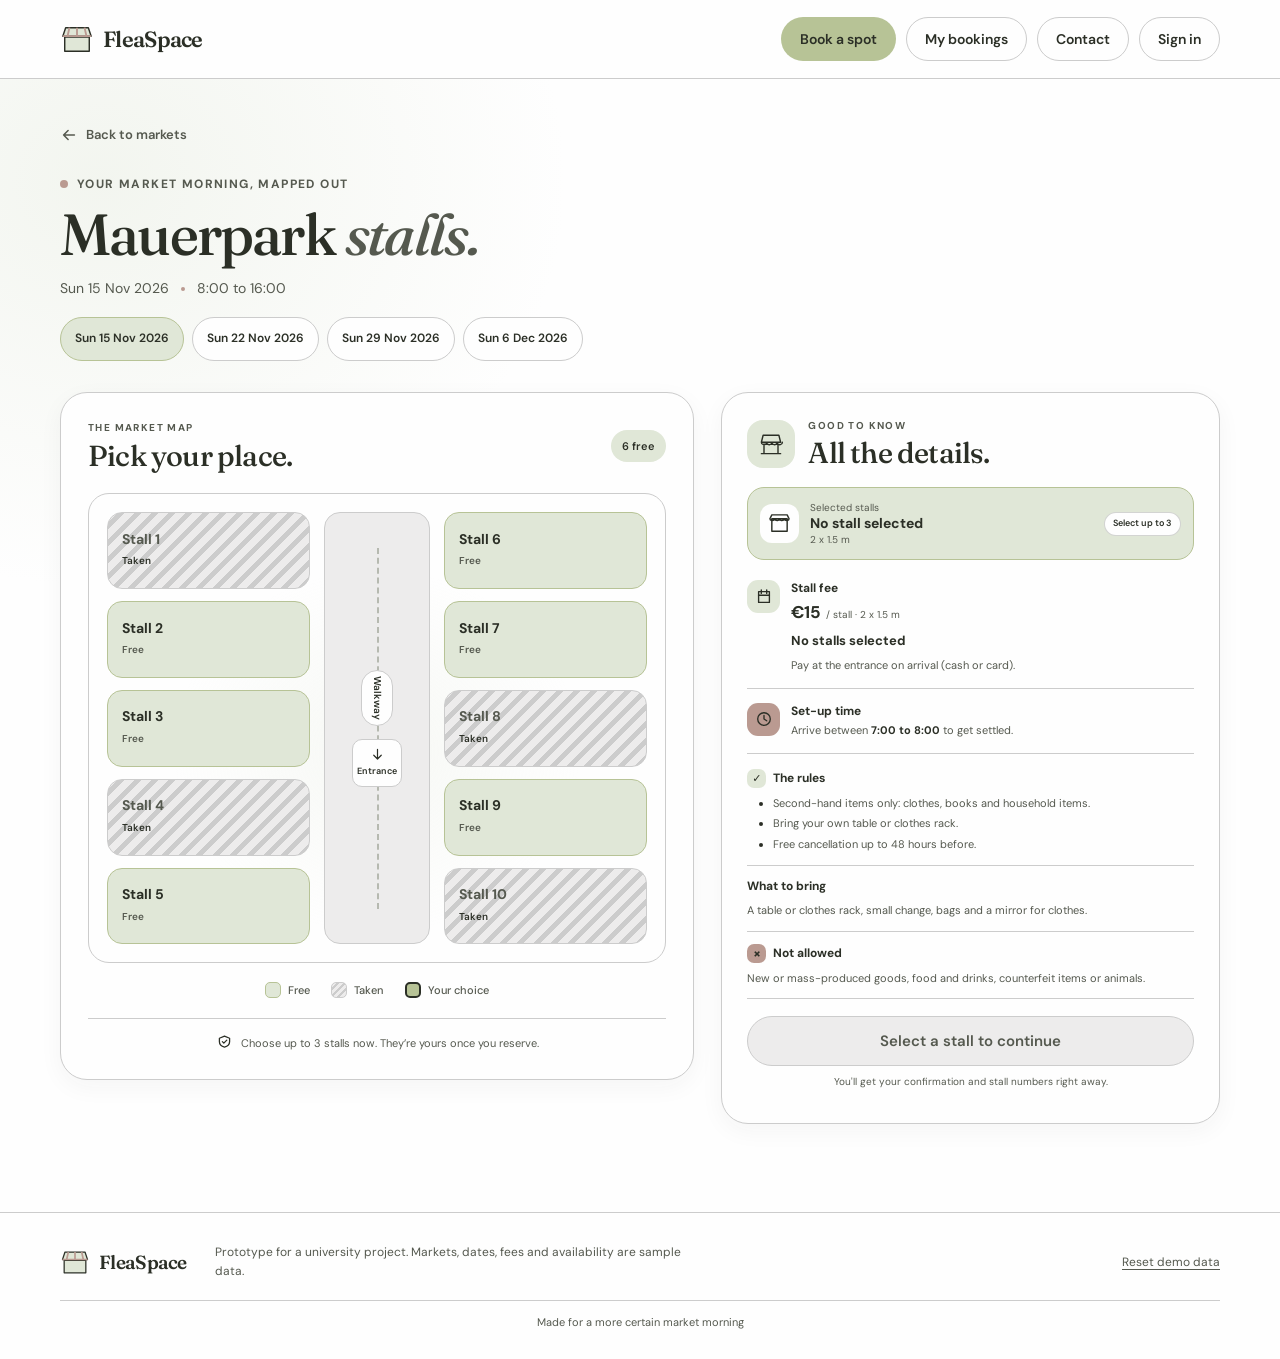
<file: stalls.html>
<!doctype html>
<html lang="en">
  <head>
    <meta charset="utf-8">
    <meta name="viewport" content="width=device-width, initial-scale=1">
    <meta name="description" content="Choose your exact flea-market stall in Berlin. See the price, market rules and set-up details before you reserve.">
    <meta name="theme-color" content="#FEFEFE">
    <title>Choose your stall — FleaSpace</title>
    <link rel="icon" type="image/svg+xml" href="data:image/svg+xml,%3Csvg xmlns='http://www.w3.org/2000/svg' viewBox='0 0 40 40'%3E%3Crect width='40' height='40' rx='12' fill='%23E0E7D7'/%3E%3Cpath d='M9 18h22v13H9zM7 17l3-9h20l3 9H7z' fill='%23B7C396' stroke='%232B2F26' stroke-width='1.5' stroke-linejoin='round'/%3E%3Cpath d='M7 17h26M12 8l-2 9m8-9v9m8-9 2 9' fill='none' stroke='%23BA9A91' stroke-width='2'/%3E%3C/svg%3E">
    <link rel="preconnect" href="https://fonts.googleapis.com">
    <link rel="preconnect" href="https://fonts.gstatic.com" crossorigin>
    <link href="https://fonts.googleapis.com/css2?family=DM+Sans:wght@400;500;600;700&family=Fraunces:opsz,wght@9..144,500;9..144,600;9..144,700&display=swap" rel="stylesheet">
    <link rel="stylesheet" href="css/styles.css">
    <script src="js/data.js" defer></script>
    <script src="js/app.js" defer></script>
  </head>
  <body>
    <a class="skip-link" href="#main">Skip to content</a>

    <header class="site-header">
      <div class="header-inner">
        <a class="wordmark" href="index.html" aria-label="FleaSpace home">
          <svg class="wordmark-mark" viewBox="0 0 36 36" aria-hidden="true">
            <path d="M5 16h26v15H5zM3 15l3-9h24l3 9H3z" fill="var(--sage-light)" stroke="currentColor" stroke-width="1.5" stroke-linejoin="round"/>
            <path d="M3 15h30M10 6l-2 9m10-9v9m8-9 2 9" fill="none" stroke="var(--clay)" stroke-width="2"/>
          </svg>
          <span>FleaSpace</span>
        </a>
        <nav class="header-actions" aria-label="Main navigation">
          <a class="button button-primary button-small" href="markets.html">Book a spot</a>
          <a class="button button-secondary button-small" href="my-bookings.html">My bookings</a>
          <button class="button button-secondary button-small" type="button" data-contact-open>Contact</button>
        </nav>
      </div>
    </header>

    <main id="main" class="stalls-main" tabindex="-1">
      <div class="stalls-page page-width">
        <a class="back-link" href="markets.html">
          <svg viewBox="0 0 20 20" aria-hidden="true"><path d="M16 10H4m5 5-5-5 5-5"/></svg>
          Back to markets
        </a>
        <header class="stall-page-heading">
          <p class="eyebrow"><span class="eyebrow-dot" aria-hidden="true"></span> Your market morning, mapped out</p>
          <h1 data-market-name>Choose your <em>stall.</em></h1>
          <p class="stall-market-meta"><span data-market-date></span><span class="meta-divider" aria-hidden="true"></span><span data-market-hours></span></p>
          <div class="date-selector" data-date-selector role="group" aria-label="Choose a market date"></div>
        </header>

        <div class="stall-layout">
          <section class="stall-map-section" aria-labelledby="stall-map-title">
            <div class="panel-heading">
              <div>
                <p class="eyebrow">The market map</p>
                <h2 id="stall-map-title">Pick your place.</h2>
              </div>
              <span class="stall-count-label">10 stalls</span>
            </div>
            <div class="stall-map" data-stall-map aria-label="Market stall map"></div>
            <ul class="stall-legend" aria-label="Stall map legend">
              <li><span class="legend-swatch legend-free" aria-hidden="true"></span>Free</li>
              <li><span class="legend-swatch legend-taken" aria-hidden="true"></span>Taken</li>
              <li><span class="legend-swatch legend-selected" aria-hidden="true"></span>Your choice</li>
            </ul>
            <p class="map-assurance"><svg viewBox="0 0 20 20" aria-hidden="true"><path d="M10 2.5 16 5v4.2c0 3.3-2.3 5.3-6 6.3-3.7-1-6-3-6-6.3V5l6-2.5Z"/><path d="m7.5 9 1.7 1.7 3.5-3.5"/></svg> Choose up to 3 stalls now. They’re yours once you reserve.</p>
          </section>

          <aside class="stall-details-card" aria-labelledby="details-title">
            <div class="details-card-heading">
              <span class="details-mark" aria-hidden="true">
                <svg viewBox="0 0 32 32"><path d="M5 14h22l-2-8H7l-2 8Zm0 0c0 3 4 4 6 1 2 3 6 2 6-1 0 3 4 4 6 1 2 3 6 2 6-1M8 16v11m16-11v11M5 27h22"/></svg>
              </span>
              <div>
                <p class="eyebrow">Good to know</p>
                <h2 id="details-title">All the details.</h2>
              </div>
            </div>

            <div class="selected-stall-panel" aria-live="polite" aria-atomic="true">
              <span class="selected-stall-icon" aria-hidden="true"><svg viewBox="0 0 24 24"><path d="M4 7h16v13H4zM2 7l2-4h16l2 4M2 7c0 2 4 3 5 0 1 3 5 2 5 0 0 2 4 3 5 0 1 3 5 2 5 0"/></svg></span>
              <div>
                <small>Selected stalls</small>
                <strong data-selected-stall>No stall selected</strong>
                <small class="selected-stall-size" data-stall-size>2 x 1.5 m</small>
              </div>
              <span class="selection-status" data-selection-status>Select a stall</span>
            </div>

            <div class="detail-row detail-price-row">
              <span class="detail-icon" aria-hidden="true"><svg viewBox="0 0 20 20"><path d="M4 4h12v12H4z"/><path d="M7 2v4m6-4v4M4 8h12"/></svg></span>
              <div class="detail-copy">
                <h3>Stall fee</h3>
                <p class="detail-fee"><strong data-market-fee>€15</strong><span> / stall · 2 x 1.5 m</span></p>
                <p class="cost-breakdown" data-cost-breakdown>No stalls selected</p>
                <p>Pay at the entrance on arrival (cash or card).</p>
              </div>
            </div>
            <div class="detail-row">
              <span class="detail-icon detail-icon-clay" aria-hidden="true"><svg viewBox="0 0 20 20"><circle cx="10" cy="10" r="7"/><path d="M10 6v4l3 2"/></svg></span>
              <div class="detail-copy">
                <h3>Set-up time</h3>
                <p>Arrive between <strong data-market-setup>7:00 to 8:00</strong> to get settled.</p>
              </div>
            </div>

            <div class="detail-section">
              <h3><span class="section-check" aria-hidden="true">✓</span> The rules</h3>
              <ul class="detail-list">
                <li>Second-hand items only: clothes, books and household items.</li>
                <li>Bring your own table or clothes rack.</li>
                <li>Free cancellation up to 48 hours before.</li>
              </ul>
            </div>
            <div class="detail-section detail-section-compact">
              <h3>What to bring</h3>
              <p>A table or clothes rack, small change, bags and a mirror for clothes.</p>
            </div>
            <div class="detail-section detail-section-compact">
              <h3><span class="section-cross" aria-hidden="true">×</span> Not allowed</h3>
              <p>New or mass-produced goods, food and drinks, counterfeit items or animals.</p>
            </div>

            <div class="reserve-area">
              <button class="button button-primary reserve-button" type="button" data-reserve disabled>Select a stall to continue</button>
              <p class="reserve-helper">You'll get your confirmation and stall numbers right away.</p>
              <p class="selection-limit-message" data-selection-limit role="status" aria-live="polite"></p>
              <p class="reserve-error" data-reserve-error role="status" aria-live="polite"></p>
            </div>
          </aside>
        </div>
      </div>
    </main>

    <footer class="site-footer">
      <div class="footer-inner page-width">
        <a class="wordmark footer-wordmark" href="index.html">
          <svg class="wordmark-mark" viewBox="0 0 36 36" aria-hidden="true">
            <path d="M5 16h26v15H5zM3 15l3-9h24l3 9H3z" fill="var(--sage-light)" stroke="currentColor" stroke-width="1.5" stroke-linejoin="round"/>
            <path d="M3 15h30M10 6l-2 9m10-9v9m8-9 2 9" fill="none" stroke="var(--clay)" stroke-width="2"/>
          </svg>
          <span>FleaSpace</span>
        </a>
        <p class="footer-disclaimer">Prototype for a university project. Markets, dates, fees and availability are sample data.</p>
        <a class="reset-link" href="#reset-demo-data" data-reset-demo>Reset demo data</a>
        <p class="footer-credit">Made for a more certain market morning</p>
        <p class="sr-only" data-app-status role="status" aria-live="polite"></p>
      </div>
    </footer>

    <dialog class="contact-dialog" aria-labelledby="contact-title" data-contact-dialog>
      <div class="dialog-inner">
        <button class="dialog-close" type="button" aria-label="Close contact dialog" data-contact-close>
          <svg viewBox="0 0 20 20" aria-hidden="true"><path d="m5 5 10 10M15 5 5 15"/></svg>
        </button>
        <span class="dialog-icon" aria-hidden="true">
          <svg viewBox="0 0 32 32"><path d="M5 8h22v16H5z"/><path d="m6 9 10 8 10-8"/></svg>
        </span>
        <p class="eyebrow">We'd love to hear from you</p>
        <h2 id="contact-title">Say hello.</h2>
        <p class="dialog-intro">Questions about a market or your stall? Get in touch with the organizer.</p>
        <a class="contact-option" href="mailto:organizers@fleaspace.example">
          <span class="contact-option-icon" aria-hidden="true">✉</span>
          <span><small>Email</small><strong>organizers@fleaspace.example</strong></span>
          <span class="contact-arrow" aria-hidden="true">↗</span>
        </a>
        <a class="contact-option" href="https://www.instagram.com/fleaspace.berlin/" target="_blank" rel="noreferrer">
          <span class="contact-option-icon contact-social" aria-hidden="true">◎</span>
          <span><small>Instagram</small><strong>@fleaspace.berlin</strong></span>
          <span class="contact-arrow" aria-hidden="true">↗</span>
        </a>
        <p class="sample-note">These are sample contact details for this prototype.</p>
      </div>
    </dialog>
  </body>
</html>
</file>
<file: css/styles.css>
:root {
  color-scheme: light;
  --paper: #FEFEFE;
  --mist: #EDECEC;
  --sage-light: #E0E7D7;
  --sage: #B7C396;
  --clay: #BA9A91;
  --stone: #CCCCCC;
  --ink: #2B2F26;
  --ink-soft: #55594F;
  --font-heading: "Fraunces", Georgia, serif;
  --font-body: "DM Sans", system-ui, sans-serif;
  --content-width: 1160px;
  --page-gutter: 24px;
  --radius-card: 24px;
  --shadow-soft: 0 16px 42px rgba(43, 47, 38, 0.07);
}

* {
  box-sizing: border-box;
}

html {
  scroll-behavior: smooth;
}

body {
  min-width: 320px;
  margin: 0;
  background: var(--paper);
  color: var(--ink);
  font-family: var(--font-body);
  font-size: 16px;
  line-height: 1.65;
  -webkit-font-smoothing: antialiased;
}

button,
a {
  -webkit-tap-highlight-color: transparent;
}

a {
  color: inherit;
}

button {
  color: inherit;
  font: inherit;
}

svg {
  display: block;
}

:focus-visible {
  outline: 3px solid var(--ink);
  outline-offset: 4px;
}

.page-width {
  width: min(var(--content-width), calc(100% - var(--page-gutter) * 2));
  margin-inline: auto;
}

.skip-link {
  position: fixed;
  z-index: 20;
  top: 12px;
  left: 12px;
  padding: 10px 16px;
  transform: translateY(-160%);
  border-radius: 999px;
  background: var(--ink);
  color: var(--paper);
  text-decoration: none;
}

.skip-link:focus {
  transform: translateY(0);
}

.site-header {
  position: relative;
  z-index: 5;
  border-bottom: 1px solid var(--stone);
  background: var(--paper);
}

.header-inner {
  display: flex;
  width: min(var(--content-width), calc(100% - var(--page-gutter) * 2));
  min-height: 78px;
  margin-inline: auto;
  align-items: center;
  justify-content: space-between;
  gap: 20px;
}

.wordmark {
  display: inline-flex;
  min-height: 44px;
  align-items: center;
  gap: 9px;
  color: var(--ink);
  font-family: var(--font-heading);
  font-size: 22px;
  font-weight: 600;
  letter-spacing: -0.7px;
  text-decoration: none;
}

.wordmark-mark {
  width: 34px;
  height: 34px;
}

.header-actions {
  display: flex;
  align-items: center;
  gap: 10px;
}

.account-controls {
  display: inline-flex;
  align-items: center;
  gap: 8px;
}

.account-chip {
  display: inline-flex;
  min-height: 36px;
  padding: 4px 10px 4px 5px;
  align-items: center;
  gap: 7px;
  border: 1px solid var(--stone);
  border-radius: 999px;
  color: var(--ink);
  font-size: 12px;
  font-weight: 600;
  white-space: nowrap;
}

.account-initial {
  display: grid;
  width: 26px;
  height: 26px;
  place-items: center;
  border-radius: 50%;
  background: var(--sage-light);
  font-size: 11px;
}

.button {
  display: inline-flex;
  min-height: 50px;
  padding: 12px 21px;
  align-items: center;
  justify-content: center;
  gap: 12px;
  border: 1px solid transparent;
  border-radius: 999px;
  cursor: pointer;
  font-size: 15px;
  font-weight: 600;
  line-height: 1.2;
  text-align: center;
  text-decoration: none;
  transition: background-color 160ms ease, border-color 160ms ease, transform 160ms ease, box-shadow 160ms ease;
}

.button[hidden] {
  display: none;
}

.button:hover {
  transform: translateY(-2px);
}

.button-primary {
  background: var(--sage);
  color: var(--ink);
}

.button-primary:hover {
  background: #AAB687;
  box-shadow: 0 6px 16px rgba(43, 47, 38, 0.1);
}

.button-secondary {
  border-color: var(--stone);
  background: transparent;
  color: var(--ink);
}

.button-secondary:hover {
  background: var(--mist);
}

.button-small {
  min-height: 44px;
  padding: 10px 18px;
  font-size: 14px;
}

.button-arrow svg {
  width: 19px;
  height: 19px;
  fill: none;
  stroke: currentColor;
  stroke-linecap: round;
  stroke-linejoin: round;
  stroke-width: 1.7;
  transition: transform 160ms ease;
}

.button-arrow:hover svg {
  transform: translateX(3px);
}

.hero {
  display: grid;
  min-height: 620px;
  padding-block: 68px 72px;
  align-items: center;
  grid-template-columns: 0.95fr 1.05fr;
  gap: 30px;
}

.hero-copy {
  position: relative;
  z-index: 1;
  padding-block: 12px;
  animation: fade-up 650ms both;
}

.eyebrow {
  display: flex;
  margin: 0 0 16px;
  align-items: center;
  gap: 9px;
  color: var(--ink-soft);
  font-size: 12px;
  font-weight: 700;
  letter-spacing: 1.4px;
  line-height: 1.5;
  text-transform: uppercase;
}

.eyebrow-dot {
  width: 8px;
  height: 8px;
  border-radius: 50%;
  background: var(--clay);
}

h1,
h2,
h3,
p {
  margin-top: 0;
}

h1,
h2,
h3 {
  color: var(--ink);
}

h1,
h2 {
  font-family: var(--font-heading);
  font-weight: 500;
  letter-spacing: -1.8px;
}

.hero h1 {
  max-width: 600px;
  margin-bottom: 22px;
  font-size: clamp(52px, 6.7vw, 82px);
  line-height: 1.02;
}

.underlined-word {
  position: relative;
  display: inline-block;
  white-space: nowrap;
}

.squiggle {
  position: absolute;
  right: 0;
  bottom: -8px;
  left: 0;
  height: 13px;
  transform: rotate(-2deg);
}

.squiggle svg {
  width: 100%;
  height: 100%;
  overflow: visible;
  fill: none;
  stroke: var(--clay);
  stroke-linecap: round;
  stroke-width: 4;
}

.hero-description {
  max-width: 480px;
  margin-bottom: 28px;
  color: var(--ink-soft);
  font-size: 18px;
  line-height: 1.7;
}

.hero-note {
  display: flex;
  margin: 23px 0 0;
  align-items: center;
  gap: 8px;
  color: var(--ink-soft);
  font-size: 13px;
}

.hero-note svg {
  width: 18px;
  height: 18px;
  flex: 0 0 auto;
  fill: none;
  stroke: var(--ink);
  stroke-linecap: round;
  stroke-linejoin: round;
  stroke-width: 1.5;
}

.hero-art {
  position: relative;
  display: flex;
  min-height: 440px;
  align-items: center;
  justify-content: center;
  animation: fade-up 750ms 100ms both;
}

.art-blob {
  position: absolute;
  display: block;
  border-radius: 54% 46% 61% 39% / 43% 54% 46% 57%;
}

.art-blob-back {
  top: 5%;
  right: 7%;
  width: min(88%, 440px);
  height: 86%;
  transform: rotate(10deg);
  background: var(--sage-light);
}

.art-blob-front {
  right: 2%;
  bottom: 10%;
  width: 120px;
  height: 105px;
  transform: rotate(-22deg);
  background: var(--sage);
  opacity: 0.65;
}

.market-illustration {
  position: relative;
  z-index: 1;
  width: 100%;
  max-width: 520px;
  overflow: visible;
  filter: drop-shadow(0 12px 9px rgba(43, 47, 38, 0.07));
}

.art-caption {
  position: absolute;
  z-index: 2;
  right: 2%;
  bottom: 5%;
  display: inline-flex;
  padding: 9px 15px;
  align-items: center;
  gap: 8px;
  border: 1px solid var(--stone);
  border-radius: 999px;
  background: var(--paper);
  box-shadow: var(--shadow-soft);
  font-size: 12px;
  font-weight: 600;
  transform: rotate(-3deg);
}

.section-space {
  padding-block: 90px;
}

.how-section {
  background: var(--mist);
}

.section-heading {
  max-width: 650px;
  margin: 0 auto 40px;
  text-align: center;
}

.section-heading .eyebrow {
  justify-content: center;
}

.section-heading h2,
.reassurance-intro h2,
.closing-copy h2 {
  margin-bottom: 12px;
  font-size: clamp(36px, 4.5vw, 52px);
  line-height: 1.15;
}

.section-heading > p:last-child {
  margin-bottom: 0;
  color: var(--ink-soft);
}

.serif-accent {
  color: var(--ink);
  font-style: italic;
}

.steps-grid {
  display: grid;
  margin: 0;
  padding: 0;
  gap: 18px;
  grid-template-columns: repeat(3, 1fr);
  list-style: none;
}

.step-card {
  position: relative;
  min-height: 247px;
  padding: 28px;
  overflow: hidden;
  border: 1px solid var(--stone);
  border-radius: var(--radius-card);
  background: var(--paper);
  transition: box-shadow 180ms ease, transform 180ms ease;
}

.step-card:hover {
  transform: translateY(-4px);
  box-shadow: var(--shadow-soft);
}

.step-number {
  position: absolute;
  top: 20px;
  right: 24px;
  color: var(--ink-soft);
  font-size: 12px;
  font-weight: 700;
  letter-spacing: 1px;
}

.step-icon {
  display: grid;
  width: 50px;
  height: 50px;
  margin-bottom: 21px;
  place-items: center;
  border-radius: 17px;
  background: var(--sage-light);
}

.step-icon-clay {
  background: var(--clay);
}

.step-icon-mist {
  background: var(--mist);
}

.step-icon svg {
  width: 27px;
  height: 27px;
  fill: none;
  stroke: var(--ink);
  stroke-linecap: round;
  stroke-linejoin: round;
  stroke-width: 1.7;
}

.step-card h3 {
  margin-bottom: 8px;
  font-family: var(--font-heading);
  font-size: 23px;
  font-weight: 500;
  letter-spacing: -0.4px;
}

.step-card p {
  max-width: 290px;
  margin: 0;
  color: var(--ink-soft);
  font-size: 14px;
  line-height: 1.65;
}

.reassurance-section {
  display: grid;
  align-items: center;
  gap: 50px;
  grid-template-columns: 0.75fr 1.25fr;
}

.reassurance-intro .eyebrow {
  margin-bottom: 10px;
}

.reassurance-intro h2 {
  margin: 0;
}

.reassurance-grid {
  display: grid;
  margin: 0;
  padding: 0;
  gap: 14px;
  list-style: none;
}

.reassurance-grid li {
  display: flex;
  min-height: 76px;
  padding: 14px 18px;
  align-items: center;
  gap: 14px;
  border: 1px solid var(--stone);
  border-radius: 18px;
  background: var(--paper);
}

.reassurance-check {
  display: grid;
  width: 36px;
  height: 36px;
  flex: 0 0 auto;
  place-items: center;
  border-radius: 50%;
  background: var(--sage-light);
  font-size: 17px;
  font-weight: 700;
}

.reassurance-grid strong,
.reassurance-grid small {
  display: block;
}

.reassurance-grid strong {
  margin-bottom: 1px;
  font-size: 14px;
}

.reassurance-grid small {
  color: var(--ink-soft);
  font-size: 13px;
  line-height: 1.5;
}

.closing-cta {
  position: relative;
  display: flex;
  min-height: 250px;
  margin-bottom: 88px;
  padding: 48px 60px;
  align-items: center;
  justify-content: space-between;
  gap: 28px;
  overflow: hidden;
  border: 1px solid var(--sage);
  border-radius: 30px;
  background: var(--sage-light);
}

.closing-copy {
  position: relative;
  z-index: 1;
  max-width: 600px;
}

.closing-copy .eyebrow {
  margin-bottom: 10px;
}

.closing-copy h2 {
  margin-bottom: 8px;
}

.closing-copy > p:last-child {
  margin-bottom: 0;
  color: var(--ink-soft);
}

.closing-cta > .button {
  position: relative;
  z-index: 1;
  flex: 0 0 auto;
}

.site-footer {
  border-top: 1px solid var(--stone);
  background: var(--paper);
}

.footer-inner {
  display: grid;
  min-height: 146px;
  padding-block: 27px;
  align-items: center;
  gap: 14px 28px;
  grid-template-columns: auto minmax(250px, 1fr) auto;
}

.footer-wordmark {
  font-size: 19px;
}

.footer-wordmark .wordmark-mark {
  width: 30px;
  height: 30px;
}

.footer-disclaimer {
  max-width: 490px;
  margin: 0;
  color: var(--ink-soft);
  font-size: 12px;
  line-height: 1.6;
}

.reset-link {
  display: inline-flex;
  min-height: 44px;
  align-items: center;
  color: var(--ink-soft);
  font-size: 12px;
  text-underline-offset: 3px;
}

.reset-link:hover {
  color: var(--ink);
}

.footer-credit {
  grid-column: 1 / -1;
  margin: 0;
  padding-top: 12px;
  border-top: 1px solid var(--stone);
  color: var(--ink-soft);
  font-size: 11px;
  text-align: center;
}

.contact-dialog {
  width: min(480px, calc(100% - 32px));
  max-height: min(720px, calc(100% - 32px));
  padding: 0;
  overflow: auto;
  border: 1px solid var(--stone);
  border-radius: 28px;
  background: var(--paper);
  color: var(--ink);
  box-shadow: 0 24px 80px rgba(43, 47, 38, 0.2);
}

.contact-dialog::backdrop {
  background: rgba(43, 47, 38, 0.48);
  backdrop-filter: blur(3px);
}

.account-dialog {
  width: min(460px, calc(100% - 32px));
  max-height: min(720px, calc(100% - 32px));
  padding: 0;
  overflow: auto;
  border: 1px solid var(--stone);
  border-radius: 28px;
  background: var(--paper);
  color: var(--ink);
  box-shadow: 0 24px 80px rgba(43, 47, 38, 0.2);
}

.account-dialog::backdrop {
  background: rgba(43, 47, 38, 0.48);
  backdrop-filter: blur(3px);
}

.account-dialog-inner {
  position: relative;
  padding: 38px;
}

.account-dialog-inner > .eyebrow {
  margin-bottom: 8px;
}

.account-dialog-inner h2 {
  max-width: calc(100% - 34px);
  margin-bottom: 18px;
  font-size: 34px;
  line-height: 1.15;
}

.account-tabs {
  display: flex;
  margin-bottom: 16px;
  padding: 4px;
  gap: 4px;
  border: 1px solid var(--stone);
  border-radius: 999px;
  background: var(--mist);
}

.account-tab {
  min-height: 40px;
  padding: 8px 12px;
  flex: 1 1 50%;
  border: 1px solid transparent;
  border-radius: 999px;
  background: transparent;
  cursor: pointer;
  font-size: 12px;
  font-weight: 600;
}

.account-tab[aria-pressed="true"] {
  border-color: var(--stone);
  background: var(--paper);
}

.account-demo-note {
  margin: 0 0 19px;
  color: var(--ink-soft);
  font-size: 12px;
  line-height: 1.55;
}

.account-field {
  display: grid;
  margin-bottom: 14px;
  gap: 6px;
}

.account-field[hidden],
.account-error[hidden] {
  display: none;
}

.account-field label {
  font-size: 12px;
  font-weight: 700;
}

.account-field input {
  width: 100%;
  min-height: 47px;
  padding: 11px 13px;
  border: 1px solid var(--stone);
  border-radius: 13px;
  background: var(--paper);
  color: var(--ink);
  font: inherit;
  font-size: 14px;
}

.account-field input[aria-invalid="true"] {
  border-color: var(--clay);
}

.account-error {
  margin: 0 0 13px;
  color: var(--ink);
  font-size: 12px;
  font-weight: 600;
}

.account-submit {
  width: 100%;
}

.account-feedback {
  position: fixed;
  z-index: 30;
  right: 20px;
  bottom: 20px;
  max-width: min(420px, calc(100% - 40px));
  margin: 0;
  padding: 12px 17px;
  border: 1px solid var(--stone);
  border-radius: 15px;
  background: var(--paper);
  box-shadow: var(--shadow-soft);
  color: var(--ink);
  font-size: 13px;
  font-weight: 600;
}

.account-feedback[hidden] {
  display: none;
}

.dialog-inner {
  position: relative;
  padding: 38px;
}

.dialog-close {
  position: absolute;
  top: 19px;
  right: 19px;
  display: grid;
  width: 44px;
  height: 44px;
  padding: 0;
  place-items: center;
  border: 1px solid var(--stone);
  border-radius: 50%;
  background: transparent;
  cursor: pointer;
}

.dialog-close:hover {
  background: var(--mist);
}

.dialog-close svg {
  width: 19px;
  height: 19px;
  fill: none;
  stroke: currentColor;
  stroke-linecap: round;
  stroke-width: 1.7;
}

.dialog-icon {
  display: grid;
  width: 53px;
  height: 53px;
  margin-bottom: 24px;
  place-items: center;
  border-radius: 18px;
  background: var(--sage-light);
}

.dialog-icon svg {
  width: 28px;
  height: 28px;
  fill: none;
  stroke: var(--ink);
  stroke-linecap: round;
  stroke-linejoin: round;
  stroke-width: 1.7;
}

.dialog-inner .eyebrow {
  margin-bottom: 8px;
}

.dialog-inner h2 {
  margin-bottom: 9px;
  font-size: 42px;
  line-height: 1.1;
}

.dialog-intro {
  margin-bottom: 22px;
  color: var(--ink-soft);
  font-size: 14px;
}

.contact-option {
  display: flex;
  min-height: 70px;
  padding: 12px;
  align-items: center;
  gap: 12px;
  border: 1px solid var(--stone);
  border-radius: 16px;
  text-decoration: none;
}

.contact-option + .contact-option {
  margin-top: 10px;
}

.contact-option:hover {
  background: var(--mist);
}

.contact-option-icon {
  display: grid;
  width: 40px;
  height: 40px;
  flex: 0 0 auto;
  place-items: center;
  border-radius: 13px;
  background: var(--sage-light);
  font-size: 18px;
}

.contact-social {
  background: var(--clay);
}

.contact-option small,
.contact-option strong {
  display: block;
}

.contact-option small {
  color: var(--ink-soft);
  font-size: 11px;
}

.contact-option strong {
  overflow-wrap: anywhere;
  font-size: 13px;
  font-weight: 600;
}

.contact-arrow {
  margin-left: auto;
  color: var(--ink-soft);
  font-size: 18px;
}

.sample-note {
  margin: 20px 0 0;
  color: var(--ink-soft);
  font-size: 12px;
  text-align: center;
}

.markets-main {
  overflow: hidden;
}

.markets-page {
  padding-block: 42px 92px;
}

.back-link {
  display: inline-flex;
  min-height: 44px;
  margin-bottom: 27px;
  align-items: center;
  gap: 8px;
  color: var(--ink-soft);
  font-size: 13px;
  font-weight: 600;
  text-decoration: none;
}

.back-link:hover {
  color: var(--ink);
}

.back-link svg {
  width: 18px;
  height: 18px;
  fill: none;
  stroke: currentColor;
  stroke-linecap: round;
  stroke-linejoin: round;
  stroke-width: 1.7;
  transition: transform 160ms ease;
}

.back-link:hover svg {
  transform: translateX(-3px);
}

.markets-heading {
  display: flex;
  margin-bottom: 43px;
  align-items: end;
  justify-content: space-between;
  gap: 34px;
}

.markets-heading .eyebrow {
  margin-bottom: 12px;
}

.markets-heading h1 {
  margin: 0;
  font-size: clamp(45px, 6vw, 68px);
  line-height: 1.04;
}

.heading-break {
  color: var(--ink-soft);
  font-style: italic;
}

.markets-intro {
  max-width: 350px;
  margin: 0 0 5px;
  color: var(--ink-soft);
  font-size: 15px;
  line-height: 1.7;
}

.markets-layout {
  display: grid;
  align-items: start;
  gap: 30px;
  grid-template-columns: minmax(0, 1.08fr) minmax(350px, 0.92fr);
}

.market-list {
  min-width: 0;
}

.market-list-heading {
  display: flex;
  margin: 0 0 14px;
  align-items: center;
  justify-content: space-between;
  color: var(--ink);
  font-size: 14px;
  font-weight: 700;
}

.market-count {
  color: var(--ink-soft);
  font-size: 12px;
  font-weight: 500;
}

.market-cards {
  display: grid;
  gap: 14px;
}

.market-card {
  padding: 22px 24px 20px;
  border: 1px solid var(--stone);
  border-radius: var(--radius-card);
  background: var(--paper);
  box-shadow: 0 4px 17px rgba(43, 47, 38, 0.035);
  transition: background-color 180ms ease, border-color 180ms ease, box-shadow 180ms ease, transform 180ms ease;
}

.market-card:hover,
.market-card.is-highlighted {
  transform: translateY(-3px);
  border-color: var(--sage);
  background: #FBFCF9;
  box-shadow: var(--shadow-soft);
}

.market-card-top {
  display: flex;
  margin-bottom: 13px;
  align-items: center;
  justify-content: space-between;
  gap: 12px;
}

.market-card-icon {
  display: grid;
  width: 43px;
  height: 43px;
  place-items: center;
  border-radius: 15px;
  background: var(--sage-light);
}

.market-card-icon svg {
  width: 26px;
  height: 26px;
  fill: none;
  stroke: var(--ink);
  stroke-linecap: round;
  stroke-linejoin: round;
  stroke-width: 1.6;
}

.availability-badge {
  display: inline-flex;
  min-height: 30px;
  padding: 5px 11px;
  align-items: center;
  border-radius: 999px;
  background: var(--sage-light);
  color: var(--ink);
  font-size: 11px;
  font-weight: 600;
  line-height: 1.2;
}

.availability-almost-full {
  background: var(--clay);
}

.market-card h2 {
  margin: 0 0 3px;
  font-family: var(--font-heading);
  font-size: 25px;
  font-weight: 500;
  letter-spacing: -0.5px;
  line-height: 1.25;
}

.market-date {
  margin: 0 0 15px;
  color: var(--ink-soft);
  font-size: 13px;
}

.market-details {
  display: flex;
  padding-block: 12px;
  flex-wrap: wrap;
  gap: 8px 21px;
  border-top: 1px solid var(--stone);
  color: var(--ink-soft);
  font-size: 12px;
}

.market-details > span {
  display: inline-flex;
  align-items: center;
  gap: 7px;
}

.market-details svg {
  width: 16px;
  height: 16px;
  flex: 0 0 auto;
  fill: none;
  stroke: var(--ink);
  stroke-linecap: round;
  stroke-linejoin: round;
  stroke-width: 1.5;
}

.market-card-bottom {
  display: flex;
  padding-top: 12px;
  align-items: center;
  justify-content: space-between;
  gap: 14px;
  border-top: 1px solid var(--stone);
}

.market-fee {
  margin: 0;
}

.market-fee small,
.market-fee strong {
  display: block;
}

.market-fee small {
  margin-bottom: 1px;
  color: var(--ink-soft);
  font-size: 11px;
}

.market-fee strong {
  font-size: 20px;
  line-height: 1.3;
}

.market-fee strong span {
  color: var(--ink-soft);
  font-size: 11px;
  font-weight: 500;
}

.market-view-button {
  min-height: 44px;
  padding: 10px 15px;
  gap: 8px;
  font-size: 12px;
}

.market-view-button svg {
  width: 16px;
  height: 16px;
  fill: none;
  stroke: currentColor;
  stroke-linecap: round;
  stroke-linejoin: round;
  stroke-width: 1.7;
  transition: transform 160ms ease;
}

.market-view-button:hover svg {
  transform: translateX(3px);
}

.stalls-main,
.confirmation-main {
  overflow: hidden;
  background:
    radial-gradient(ellipse at 8% 9%, rgba(224, 231, 215, 0.38), transparent 29rem),
    var(--paper);
}

.stalls-page {
  padding-block: 34px 88px;
}

.stalls-page > .back-link {
  margin-bottom: 18px;
}

.stall-page-heading {
  margin-bottom: 31px;
}

.stall-page-heading .eyebrow {
  margin-bottom: 9px;
}

.stall-page-heading h1 {
  margin: 0 0 10px;
  font-size: clamp(42px, 5vw, 58px);
  line-height: 1.12;
}

.stall-page-heading h1 em {
  color: var(--ink-soft);
  font-weight: 500;
}

.stall-market-meta {
  display: flex;
  margin: 0;
  align-items: center;
  gap: 12px;
  color: var(--ink-soft);
  font-size: 14px;
}

.date-selector {
  display: flex;
  margin-top: 17px;
  flex-wrap: wrap;
  gap: 8px;
}

.date-option {
  min-height: 44px;
  padding: 9px 14px;
  border: 1px solid var(--stone);
  border-radius: 999px;
  background: var(--paper);
  color: var(--ink);
  cursor: pointer;
  font: inherit;
  font-size: 12px;
  font-weight: 600;
  transition: background-color 160ms ease, border-color 160ms ease;
}

.date-option:hover,
.date-option[aria-pressed="true"] {
  border-color: var(--sage);
  background: var(--sage-light);
}

.meta-divider {
  width: 4px;
  height: 4px;
  border-radius: 50%;
  background: var(--clay);
}

.stall-layout {
  display: grid;
  align-items: start;
  gap: 27px;
  grid-template-columns: minmax(0, 1.12fr) minmax(330px, 0.88fr);
}

.stall-map-section {
  min-width: 0;
  padding: 27px;
  border: 1px solid var(--stone);
  border-radius: 27px;
  background: var(--paper);
  box-shadow: 0 7px 24px rgba(43, 47, 38, 0.045);
}

.panel-heading {
  display: flex;
  margin-bottom: 21px;
  align-items: center;
  justify-content: space-between;
  gap: 18px;
}

.panel-heading .eyebrow {
  margin-bottom: 4px;
  font-size: 10px;
}

.panel-heading h2,
.details-card-heading h2 {
  margin: 0;
  font-size: 29px;
  font-weight: 500;
  letter-spacing: -0.8px;
  line-height: 1.15;
}

.stall-count-label {
  display: inline-flex;
  min-height: 32px;
  padding: 6px 11px;
  align-items: center;
  border-radius: 999px;
  background: var(--sage-light);
  font-size: 11px;
  font-weight: 600;
  white-space: nowrap;
}

.stall-map {
  display: grid;
  min-height: 470px;
  padding: 18px;
  gap: 14px;
  grid-template-columns: minmax(0, 1fr) minmax(84px, 0.52fr) minmax(0, 1fr);
  border: 1px solid var(--stone);
  border-radius: 21px;
  background:
    radial-gradient(ellipse at 50% 55%, rgba(224, 231, 215, 0.24), transparent 50%),
    var(--paper);
}

.stall-column {
  display: grid;
  align-content: stretch;
  gap: 12px;
  grid-template-rows: repeat(5, minmax(0, 1fr));
}

.stall-button {
  display: flex;
  min-width: 0;
  min-height: 70px;
  padding: 12px 14px;
  align-items: flex-start;
  justify-content: center;
  flex-direction: column;
  gap: 3px;
  border: 1px solid var(--sage);
  border-radius: 15px;
  background: var(--sage-light);
  cursor: pointer;
  text-align: left;
  transition: background-color 160ms ease, border-color 160ms ease, box-shadow 160ms ease, transform 160ms ease;
}

.stall-button.is-free:hover {
  transform: translateY(-2px);
  border-color: var(--ink);
  box-shadow: 0 5px 13px rgba(43, 47, 38, 0.11);
}

.stall-button.is-selected {
  border: 3px solid var(--ink);
  background: var(--sage);
  box-shadow: 0 5px 14px rgba(43, 47, 38, 0.12);
}

.stall-button.is-taken {
  border-color: var(--stone);
  background: repeating-linear-gradient(135deg, var(--mist), var(--mist) 7px, var(--stone) 7px, var(--stone) 12px);
  color: var(--ink-soft);
  cursor: not-allowed;
  opacity: 1;
}

.stall-button:disabled {
  opacity: 1;
}

.stall-number {
  font-size: 14px;
  font-weight: 700;
  line-height: 1.35;
}

.stall-state {
  display: inline-flex;
  min-height: 20px;
  align-items: center;
  gap: 4px;
  color: var(--ink-soft);
  font-size: 10px;
  font-weight: 600;
  line-height: 1.25;
}

.is-taken .stall-state {
  color: var(--ink);
}

.is-selected .stall-state {
  color: var(--ink);
}

.stall-state svg {
  width: 13px;
  height: 13px;
  fill: none;
  stroke: currentColor;
  stroke-linecap: round;
  stroke-linejoin: round;
  stroke-width: 2;
}

.stall-walkway {
  position: relative;
  display: flex;
  min-width: 0;
  align-items: center;
  justify-content: center;
  flex-direction: column;
  gap: 13px;
  border: 1px solid var(--stone);
  border-radius: 16px;
  background: var(--mist);
  text-align: center;
}

.walkway-label {
  position: relative;
  z-index: 1;
  padding: 5px 7px;
  border: 1px solid var(--stone);
  border-radius: 999px;
  background: var(--paper);
  font-size: 10px;
  font-weight: 600;
  writing-mode: vertical-rl;
}

.walkway-path {
  position: absolute;
  top: 8%;
  bottom: 8%;
  left: 50%;
  border-left: 2px dashed #B6B9B0;
}

.entrance-label {
  position: relative;
  z-index: 1;
  display: flex;
  padding: 7px 4px;
  align-items: center;
  flex-direction: column;
  gap: 2px;
  border: 1px solid var(--stone);
  border-radius: 10px;
  background: var(--paper);
  font-size: 9px;
  font-weight: 600;
}

.entrance-label svg {
  width: 15px;
  height: 15px;
  fill: none;
  stroke: var(--ink);
  stroke-linecap: round;
  stroke-linejoin: round;
  stroke-width: 1.6;
}

.stall-legend {
  display: flex;
  margin: 18px 0 0;
  padding: 0;
  flex-wrap: wrap;
  justify-content: center;
  gap: 10px 21px;
  list-style: none;
}

.stall-legend li {
  display: inline-flex;
  align-items: center;
  gap: 7px;
  color: var(--ink-soft);
  font-size: 11px;
  font-weight: 500;
}

.legend-swatch {
  width: 16px;
  height: 16px;
  border: 1px solid var(--sage);
  border-radius: 5px;
  background: var(--sage-light);
}

.legend-taken {
  border-color: var(--stone);
  background: repeating-linear-gradient(135deg, var(--mist), var(--mist) 3px, var(--stone) 3px, var(--stone) 5px);
}

.legend-selected {
  border: 2px solid var(--ink);
  background: var(--sage);
}

.map-assurance {
  display: flex;
  margin: 18px 0 0;
  padding-top: 15px;
  align-items: center;
  justify-content: center;
  gap: 8px;
  border-top: 1px solid var(--stone);
  color: var(--ink-soft);
  font-size: 11px;
  text-align: center;
}

.map-assurance svg {
  width: 17px;
  height: 17px;
  flex: 0 0 auto;
  fill: none;
  stroke: var(--ink);
  stroke-linecap: round;
  stroke-linejoin: round;
  stroke-width: 1.5;
}

.stall-details-card {
  padding: 25px;
  border: 1px solid var(--stone);
  border-radius: 27px;
  background: var(--paper);
  box-shadow: 0 7px 24px rgba(43, 47, 38, 0.045);
}

.details-card-heading {
  display: flex;
  margin-bottom: 18px;
  align-items: center;
  gap: 13px;
}

.details-card-heading .eyebrow {
  margin-bottom: 3px;
  font-size: 10px;
}

.details-mark {
  display: grid;
  width: 48px;
  height: 48px;
  flex: 0 0 auto;
  place-items: center;
  border-radius: 16px;
  background: var(--sage-light);
}

.details-mark svg {
  width: 28px;
  height: 28px;
  fill: none;
  stroke: var(--ink);
  stroke-linecap: round;
  stroke-linejoin: round;
  stroke-width: 1.6;
}

.selected-stall-panel {
  display: flex;
  min-height: 73px;
  margin-bottom: 6px;
  padding: 12px;
  align-items: center;
  gap: 11px;
  border: 1px solid var(--sage);
  border-radius: 17px;
  background: var(--sage-light);
}

.selected-stall-icon {
  display: grid;
  width: 39px;
  height: 39px;
  flex: 0 0 auto;
  place-items: center;
  border-radius: 12px;
  background: var(--paper);
}

.selected-stall-icon svg {
  width: 23px;
  height: 23px;
  fill: none;
  stroke: var(--ink);
  stroke-linecap: round;
  stroke-linejoin: round;
  stroke-width: 1.5;
}

.selected-stall-panel small,
.selected-stall-panel strong {
  display: block;
}

.selected-stall-panel small {
  color: var(--ink-soft);
  font-size: 10px;
  line-height: 1.35;
}

.selected-stall-panel strong {
  font-size: 14px;
  line-height: 1.35;
}

.selection-status {
  margin-left: auto;
  padding: 5px 8px;
  border: 1px solid rgba(43, 47, 38, 0.2);
  border-radius: 999px;
  background: var(--paper);
  font-size: 9px;
  font-weight: 600;
  line-height: 1.3;
  text-align: center;
}

.detail-row {
  display: flex;
  padding: 14px 0;
  align-items: flex-start;
  gap: 11px;
  border-bottom: 1px solid var(--stone);
}

.detail-icon {
  display: grid;
  width: 33px;
  height: 33px;
  flex: 0 0 auto;
  place-items: center;
  border-radius: 11px;
  background: var(--sage-light);
}

.detail-icon-clay {
  background: var(--clay);
}

.detail-icon svg {
  width: 18px;
  height: 18px;
  fill: none;
  stroke: var(--ink);
  stroke-linecap: round;
  stroke-linejoin: round;
  stroke-width: 1.5;
}

.detail-copy h3,
.detail-section h3 {
  margin: 0 0 3px;
  font-size: 12px;
  font-weight: 700;
  line-height: 1.4;
}

.detail-copy p,
.detail-section p {
  margin: 0;
  color: var(--ink-soft);
  font-size: 11px;
  line-height: 1.5;
}

.detail-copy .detail-fee {
  display: flex;
  margin-bottom: 2px;
  align-items: baseline;
  flex-wrap: wrap;
  gap: 5px;
  color: var(--ink);
}

.detail-fee strong {
  font-size: 17px;
}

.detail-fee span {
  color: var(--ink-soft);
  font-size: 10px;
}

.detail-copy p strong {
  color: var(--ink);
}

.detail-copy .cost-breakdown {
  margin: 5px 0 7px;
  color: var(--ink);
  font-size: 13px;
  font-weight: 700;
}

.detail-section {
  padding: 15px 0 13px;
  border-bottom: 1px solid var(--stone);
}

.detail-section h3 {
  display: flex;
  margin-bottom: 7px;
  align-items: center;
  gap: 7px;
}

.section-check,
.section-cross {
  display: grid;
  width: 19px;
  height: 19px;
  flex: 0 0 auto;
  place-items: center;
  border-radius: 7px;
  background: var(--sage-light);
  font-size: 11px;
}

.section-cross {
  background: var(--clay);
  font-size: 14px;
}

.detail-list {
  display: grid;
  margin: 0;
  padding: 0 0 0 26px;
  gap: 4px;
  color: var(--ink-soft);
  font-size: 11px;
  line-height: 1.5;
}

.detail-list li::marker {
  color: var(--ink);
}

.detail-section-compact {
  padding-block: 12px;
}

.reserve-area {
  padding-top: 17px;
}

.reserve-button {
  width: 100%;
}

.reserve-button:disabled {
  border-color: var(--stone);
  background: var(--mist);
  color: var(--ink-soft);
  cursor: not-allowed;
  box-shadow: none;
  transform: none;
}

.reserve-helper {
  margin: 9px 0 0;
  color: var(--ink-soft);
  font-size: 10px;
  line-height: 1.45;
  text-align: center;
}

.selection-limit-message {
  margin: 8px 0 0;
  color: var(--ink);
  font-size: 12px;
  line-height: 1.45;
  text-align: center;
}

.reserve-error {
  margin: 8px 0 0;
  color: var(--ink);
  font-size: 12px;
  line-height: 1.45;
  text-align: center;
}

.confirmation-main {
  min-height: 700px;
  padding-block: 55px 72px;
  background:
    radial-gradient(ellipse at 12% 10%, rgba(224, 231, 215, 0.4), transparent 28rem),
    var(--paper);
}

.confirmation-page {
  width: min(980px, calc(100% - var(--page-gutter) * 2));
  margin-inline: auto;
}

.confirmation-card {
  padding: clamp(25px, 5vw, 49px);
  border: 1px solid var(--stone);
  border-radius: 30px;
  background: var(--paper);
  box-shadow: var(--shadow-soft);
  animation: fade-up 550ms both;
}

.confirmation-heading {
  display: grid;
  margin-bottom: 28px;
  align-items: center;
  gap: 15px 20px;
  grid-template-columns: auto 1fr auto;
}

.confirmation-heading .eyebrow {
  margin-bottom: 5px;
}

.confirmation-heading h1 {
  margin: 0 0 5px;
  font-size: clamp(39px, 5.5vw, 58px);
  line-height: 1.08;
}

.confirmation-heading h1 span {
  color: var(--ink);
}

.confirmation-number {
  margin: 0;
  padding: 11px 15px;
  border: 1px solid var(--stone);
  border-radius: 14px;
  background: var(--mist);
  text-align: left;
}

.confirmation-number small,
.confirmation-number strong {
  display: block;
}

.confirmation-number small {
  margin-bottom: 2px;
  color: var(--ink-soft);
  font-size: 10px;
}

.confirmation-number strong {
  font-size: 14px;
  letter-spacing: 0.4px;
}

.confirmation-content {
  display: grid;
  align-items: stretch;
  gap: 18px;
  grid-template-columns: minmax(0, 1.1fr) minmax(270px, 0.9fr);
}

.confirmation-details,
.confirmation-mini-map-card {
  padding: 22px;
  border: 1px solid var(--stone);
  border-radius: 22px;
}

.confirmation-details {
  background: var(--paper);
}

.confirmation-detail-heading {
  display: flex;
  margin-bottom: 14px;
  align-items: center;
  justify-content: space-between;
  gap: 12px;
}

.confirmation-detail-heading .eyebrow {
  margin: 0;
  font-size: 10px;
}

.confirmed-badge {
  display: inline-flex;
  min-height: 30px;
  padding: 5px 10px;
  align-items: center;
  gap: 6px;
  border-radius: 999px;
  background: var(--sage-light);
  font-size: 10px;
  font-weight: 600;
  white-space: nowrap;
}

.confirmed-badge span {
  display: grid;
  width: 15px;
  height: 15px;
  place-items: center;
  border-radius: 50%;
  background: var(--sage);
  font-size: 9px;
}

.confirmation-detail-grid {
  display: grid;
  margin: 0;
  gap: 0 17px;
  grid-template-columns: repeat(2, minmax(0, 1fr));
}

.confirmation-detail {
  min-width: 0;
  padding: 12px 0;
  border-top: 1px solid var(--stone);
}

.confirmation-detail dt {
  margin-bottom: 3px;
  color: var(--ink-soft);
  font-size: 10px;
}

.confirmation-detail dd {
  margin: 0;
  overflow-wrap: anywhere;
  font-size: 13px;
  font-weight: 600;
}

.confirmation-detail.market-detail-wide,
.confirmation-detail-fee-detail {
  grid-column: 1 / -1;
}

.confirmation-stall-number dd {
  font-family: var(--font-heading);
  font-size: 27px;
  font-weight: 600;
  line-height: 1.2;
}

.confirmation-fee-detail dd strong,
.confirmation-fee-detail dd small {
  display: block;
}

.confirmation-fee-detail dd strong {
  margin-bottom: 2px;
  font-size: 19px;
}

.confirmation-fee-detail dd small {
  color: var(--ink-soft);
  font-size: 10px;
  font-weight: 400;
  line-height: 1.45;
}

.confirmation-mini-map-card {
  display: flex;
  min-width: 0;
  flex-direction: column;
  background: var(--mist);
}

.mini-map-heading {
  display: flex;
  align-items: flex-start;
  justify-content: space-between;
  gap: 10px;
}

.mini-map-heading .eyebrow {
  margin-bottom: 4px;
  font-size: 9px;
}

.mini-map-heading h2 {
  margin: 0;
  font-size: 23px;
  font-weight: 500;
  letter-spacing: -0.5px;
  line-height: 1.2;
}

.mini-map-tag {
  display: inline-flex;
  min-height: 27px;
  padding: 4px 9px;
  align-items: center;
  border-radius: 999px;
  background: var(--clay);
  font-size: 10px;
  font-weight: 700;
  white-space: nowrap;
}

.confirmation-mini-map {
  display: grid;
  min-height: 188px;
  margin-block: 16px 12px;
  padding: 13px;
  gap: 8px;
  grid-template-columns: minmax(0, 1fr) minmax(52px, 0.48fr) minmax(0, 1fr);
  border: 1px solid var(--stone);
  border-radius: 16px;
  background: var(--paper);
}

.mini-stall-column {
  display: grid;
  gap: 6px;
  grid-template-rows: repeat(5, minmax(22px, 1fr));
}

.mini-stall {
  position: relative;
  display: flex;
  min-width: 0;
  align-items: center;
  justify-content: center;
  border: 1px solid var(--sage);
  border-radius: 7px;
  background: var(--sage-light);
  color: var(--ink);
  font-size: 10px;
  font-weight: 600;
}

.mini-stall.is-your-stall {
  z-index: 1;
  border: 2px solid var(--ink);
  background: var(--clay);
  box-shadow: 0 3px 8px rgba(43, 47, 38, 0.13);
}

.mini-stall.is-your-stall small {
  position: absolute;
  top: 50%;
  left: calc(100% + 5px);
  width: max-content;
  max-width: 74px;
  padding: 3px 6px;
  border: 1px solid var(--stone);
  border-radius: 999px;
  background: var(--paper);
  font-size: 8px;
  line-height: 1.2;
  transform: translateY(-50%);
}

.mini-walkway {
  position: relative;
  display: flex;
  align-items: center;
  justify-content: center;
  flex-direction: column;
  gap: 8px;
  border-radius: 9px;
  background: var(--mist);
  color: var(--ink-soft);
  font-size: 9px;
  font-weight: 600;
  text-align: center;
}

.mini-walkway span,
.mini-walkway small {
  position: relative;
  z-index: 1;
  padding: 4px 6px;
  border: 1px solid var(--stone);
  border-radius: 999px;
  background: var(--paper);
}

.mini-walkway span {
  writing-mode: vertical-rl;
}

.mini-walkway small {
  font-size: 8px;
}

.mini-walkway i {
  position: absolute;
  top: 8%;
  bottom: 8%;
  left: 50%;
  border-left: 1px dashed var(--stone);
}

.mini-map-caption {
  display: flex;
  margin: auto 0 0;
  align-items: center;
  gap: 7px;
  color: var(--ink-soft);
  font-size: 10px;
}

.mini-map-caption > span {
  width: 8px;
  height: 8px;
  flex: 0 0 auto;
  border-radius: 50%;
  background: var(--clay);
}

.confirmation-actions {
  display: grid;
  margin-top: 22px;
  align-items: center;
  gap: 8px 12px;
  grid-template-columns: repeat(3, auto);
}

.confirmation-actions .button {
  min-height: 46px;
  padding: 11px 17px;
  font-size: 12px;
}

.confirmation-actions .button-arrow {
  gap: 8px;
}

.confirmation-actions .button-arrow svg {
  width: 17px;
  height: 17px;
}

.print-helper {
  margin: 0;
  color: var(--ink-soft);
  font-size: 10px;
  text-align: right;
}

.bookings-main {
  min-height: 700px;
  padding-block: 42px 72px;
  background:
    radial-gradient(ellipse at 12% 10%, rgba(224, 231, 215, 0.4), transparent 28rem),
    var(--paper);
}

.bookings-page {
  width: min(900px, calc(100% - var(--page-gutter) * 2));
  margin-inline: auto;
}

.bookings-page > .back-link {
  margin-bottom: 20px;
}

.bookings-heading {
  margin-bottom: 28px;
}

.bookings-heading .eyebrow {
  margin-bottom: 7px;
}

.bookings-heading h1 {
  margin: 0 0 9px;
  font-size: clamp(42px, 5vw, 58px);
  line-height: 1.12;
}

.bookings-heading h1 em {
  color: var(--ink-soft);
  font-weight: 500;
}

.bookings-heading > p:last-child {
  margin: 0;
  color: var(--ink-soft);
  font-size: 14px;
}

.booking-list {
  display: grid;
  gap: 15px;
}

.booking-list[hidden] {
  display: none;
}

.booking-card {
  padding: 23px 25px;
  border: 1px solid var(--stone);
  border-radius: var(--radius-card);
  background: var(--paper);
  box-shadow: 0 4px 17px rgba(43, 47, 38, 0.035);
}

.booking-card-heading {
  display: flex;
  align-items: flex-start;
  justify-content: space-between;
  gap: 15px;
}

.booking-card-heading .eyebrow {
  margin-bottom: 3px;
  font-size: 9px;
}

.booking-card-heading h2 {
  margin: 0;
  font-size: 25px;
  font-weight: 500;
  line-height: 1.25;
}

.booking-confirmation-number {
  padding: 6px 10px;
  border-radius: 999px;
  background: var(--sage-light);
  font-size: 11px;
  font-weight: 700;
  white-space: nowrap;
}

.booking-details {
  display: grid;
  margin: 18px 0 0;
  border-top: 1px solid var(--stone);
  grid-template-columns: repeat(2, minmax(0, 1fr));
}

.booking-details > div {
  min-width: 0;
  padding: 11px 8px 9px 0;
  border-bottom: 1px solid var(--stone);
}

.booking-details dt {
  margin-bottom: 2px;
  color: var(--ink-soft);
  font-size: 10px;
}

.booking-details dd {
  margin: 0;
  overflow-wrap: anywhere;
  font-size: 13px;
  font-weight: 600;
}

.booking-actions {
  display: flex;
  margin-top: 17px;
  flex-wrap: wrap;
  gap: 9px;
}

.bookings-empty {
  margin-top: 22px;
}

.cancel-dialog {
  width: min(490px, calc(100% - 32px));
  max-height: min(720px, calc(100% - 32px));
  padding: 0;
  overflow: auto;
  border: 1px solid var(--stone);
  border-radius: 28px;
  background: var(--paper);
  color: var(--ink);
  box-shadow: 0 24px 80px rgba(43, 47, 38, 0.2);
}

.cancel-dialog::backdrop {
  background: rgba(43, 47, 38, 0.48);
  backdrop-filter: blur(3px);
}

.cancel-dialog-inner {
  position: relative;
  padding: 38px;
}

.cancel-dialog-inner > .eyebrow {
  margin-bottom: 8px;
}

.cancel-dialog-inner h2 {
  margin-bottom: 10px;
  font-size: 34px;
  line-height: 1.15;
}

.cancel-booking-summary {
  margin-bottom: 12px;
  color: var(--ink);
  font-size: 13px;
  font-weight: 700;
}

.cancel-dialog-inner > p:not(.eyebrow) {
  color: var(--ink-soft);
  font-size: 13px;
}

.cancel-warning {
  padding: 12px 14px;
  border: 1px solid var(--clay);
  border-radius: 14px;
  background: var(--clay);
  color: var(--ink) !important;
}

.cancel-warning[hidden] {
  display: none;
}

.cancel-dialog-actions {
  display: flex;
  margin-top: 20px;
  justify-content: flex-end;
  flex-wrap: wrap;
  gap: 9px;
}

.confirmation-empty-state {
  max-width: 580px;
  margin: 35px auto;
  padding: clamp(30px, 6vw, 55px);
  border: 1px solid var(--stone);
  border-radius: 28px;
  background: var(--paper);
  box-shadow: var(--shadow-soft);
  text-align: center;
}

.confirmation-empty-state[hidden],
.confirmation-card[hidden],
.confirmation-content[hidden] {
  display: none;
}

.empty-state-icon {
  display: grid;
  width: 66px;
  height: 66px;
  margin: 0 auto 20px;
  place-items: center;
  border-radius: 22px;
  background: var(--sage-light);
}

.empty-state-icon svg {
  width: 39px;
  height: 39px;
  fill: none;
  stroke: var(--ink);
  stroke-linecap: round;
  stroke-linejoin: round;
  stroke-width: 1.7;
}

.confirmation-empty-state .eyebrow {
  justify-content: center;
}

.confirmation-empty-state h2 {
  margin-bottom: 11px;
  font-size: clamp(36px, 5.5vw, 48px);
  line-height: 1.12;
}

.confirmation-empty-state h2 em {
  font-weight: 500;
}

.confirmation-empty-state > p:not(.eyebrow) {
  max-width: 400px;
  margin: 0 auto 22px;
  color: var(--ink-soft);
  font-size: 14px;
}

.confirmation-empty-state .button-arrow {
  gap: 8px;
}

.confirmation-check {
  display: grid;
  width: 68px;
  height: 68px;
  margin: 0 auto 20px;
  place-items: center;
  border: 1px solid var(--sage);
  border-radius: 50%;
  background: var(--sage-light);
}

.confirmation-check svg {
  width: 34px;
  height: 34px;
  fill: none;
  stroke: var(--ink);
  stroke-linecap: round;
  stroke-linejoin: round;
  stroke-width: 2;
}

.confirmation-lead {
  max-width: 440px;
  margin: 0;
  color: var(--ink-soft);
  font-size: 14px;
  line-height: 1.55;
}

.confirmation-account {
  margin: 6px 0 0;
  color: var(--ink-soft);
  font-size: 12px;
  line-height: 1.5;
}

.confirmation-demo-note {
  margin: 3px 0 0;
  color: var(--ink-soft);
  font-size: 11px;
  line-height: 1.45;
}

.berlin-map-card {
  position: sticky;
  top: 24px;
  min-width: 0;
  padding: 27px 27px 20px;
  overflow: hidden;
  border: 1px solid var(--stone);
  border-radius: 28px;
  background: var(--mist);
}

.map-card-heading {
  position: relative;
  z-index: 1;
}

.map-kicker {
  display: block;
  margin-bottom: 7px;
  color: var(--ink-soft);
  font-size: 10px;
  font-weight: 700;
  letter-spacing: 1.2px;
  text-transform: uppercase;
}

.map-card-heading h2 {
  margin: 0;
  font-size: 30px;
  font-weight: 500;
  letter-spacing: -0.8px;
  line-height: 1.12;
}

.map-card-heading em {
  color: var(--ink-soft);
  font-weight: 500;
}

.berlin-map {
  position: relative;
  width: 100%;
  max-width: 450px;
  aspect-ratio: 1 / 0.9;
  margin: 0 auto;
  overflow: hidden;
}

.district-map {
  position: absolute;
  inset: 0;
  width: 100%;
  height: 100%;
  overflow: visible;
}

.district {
  stroke: var(--stone);
  stroke-width: 2;
  stroke-linejoin: round;
}

.district-one,
.district-five,
.district-eight {
  fill: var(--sage-light);
}

.district-two,
.district-four,
.district-six {
  fill: var(--paper);
}

.district-three,
.district-seven {
  fill: var(--sage-light);
}

.district-nine,
.district-ten {
  fill: var(--paper);
}

.map-river,
.map-river-echo,
.map-road {
  fill: none;
  stroke-linecap: round;
}

.map-river {
  stroke: var(--sage);
  stroke-width: 10;
  opacity: 0.8;
}

.map-river-echo {
  stroke: var(--paper);
  stroke-width: 2;
  stroke-dasharray: 3 8;
}

.map-road {
  stroke: var(--stone);
  stroke-width: 3;
  stroke-dasharray: 4 7;
}

.map-pin {
  position: absolute;
  z-index: 1;
  width: 0;
  height: 0;
  color: var(--ink);
  text-decoration: none;
}

.map-pin:hover,
.map-pin:focus-visible,
.map-pin.is-highlighted {
  z-index: 2;
}

.pin-dot {
  position: absolute;
  top: 0;
  left: 0;
  display: grid;
  width: 29px;
  height: 29px;
  flex: 0 0 auto;
  place-items: center;
  border: 1px solid var(--ink);
  border-radius: 50% 50% 50% 8px;
  background: var(--clay);
  box-shadow: 0 4px 10px rgba(43, 47, 38, 0.14);
  transform: translate(-50%, -50%) rotate(-45deg);
  transition: background-color 160ms ease, scale 160ms ease;
}

.pin-dot > span {
  width: 8px;
  height: 8px;
  border: 2px solid var(--ink);
  border-radius: 50%;
  background: var(--paper);
}

.map-pin:hover .pin-dot,
.map-pin:focus-visible .pin-dot,
.map-pin.is-highlighted .pin-dot {
  scale: 1.14;
  background: var(--sage);
}

.pin-label {
  position: absolute;
  width: max-content;
  max-width: 125px;
  box-sizing: border-box;
  display: block;
  padding: 5px 8px;
  border: 1px solid rgba(204, 204, 204, 0.9);
  border-radius: 10px;
  background: var(--paper);
  box-shadow: 0 4px 12px rgba(43, 47, 38, 0.07);
  line-height: 1.2;
  transition: background-color 160ms ease, border-color 160ms ease;
}

.map-pin[data-label-side="right"] .pin-label {
  top: 50%;
  left: 22px;
  transform: translateY(calc(-50% + var(--map-label-offset-y, 0px)));
}

.map-pin[data-label-side="left"] .pin-label {
  top: 50%;
  right: 22px;
  transform: translateY(calc(-50% + var(--map-label-offset-y, 0px)));
}

.map-pin[data-label-side="above"] .pin-label {
  bottom: 22px;
  left: 0;
  transform: translateX(-50%);
}

.map-pin[data-label-side="below"] .pin-label {
  top: 22px;
  left: 0;
  transform: translateX(-50%);
}

.map-pin:focus-visible .pin-label {
  outline: 2px solid var(--ink);
  outline-offset: 2px;
}

.map-pin:hover .pin-label,
.map-pin:focus-visible .pin-label,
.map-pin.is-highlighted .pin-label {
  border-color: var(--sage);
  background: var(--sage-light);
}

.pin-label strong,
.pin-label small {
  display: block;
  white-space: normal;
}

.pin-label strong {
  font-size: 10px;
  font-weight: 700;
}

.pin-label small {
  margin-top: 2px;
  color: var(--ink-soft);
  font-size: 8px;
}

.map-caption {
  display: flex;
  margin: 0;
  align-items: center;
  gap: 7px;
  color: var(--ink-soft);
  font-size: 11px;
}

.map-caption-dot {
  width: 7px;
  height: 7px;
  border-radius: 50%;
  background: var(--clay);
}

.map-decoration {
  position: absolute;
  pointer-events: none;
}

.map-decoration-two {
  right: -23px;
  bottom: 45px;
  width: 70px;
  height: 60px;
  border-radius: 55% 45% 47% 53%;
  background: var(--sage-light);
  opacity: 0.65;
}

.sr-only {
  position: absolute;
  width: 1px;
  height: 1px;
  padding: 0;
  overflow: hidden;
  clip: rect(0, 0, 0, 0);
  white-space: nowrap;
  border: 0;
}

@keyframes fade-up {
  from {
    opacity: 0;
    transform: translateY(12px);
  }

  to {
    opacity: 1;
    transform: translateY(0);
  }
}

@media (min-width: 1440px) {
  :root {
    --page-gutter: 40px;
  }
}

@media (max-width: 800px) {
  :root {
    --page-gutter: 22px;
  }

  .hero {
    min-height: auto;
    padding-block: 65px 74px;
    grid-template-columns: 1fr;
    gap: 14px;
  }

  .hero-copy {
    max-width: 630px;
  }

  .hero-art {
    width: min(100%, 560px);
    min-height: 370px;
    margin-inline: auto;
  }

  .market-illustration {
    max-width: 450px;
  }

  .steps-grid {
    gap: 12px;
  }

  .step-card {
    padding: 23px 20px;
  }

  .reassurance-section {
    gap: 28px;
    grid-template-columns: 0.8fr 1.2fr;
  }

  .closing-cta {
    min-height: 230px;
    padding: 40px;
  }

  .footer-inner {
    gap: 12px 20px;
    grid-template-columns: auto 1fr;
  }

  .reset-link {
    grid-column: 2;
    grid-row: 2;
  }

  .footer-credit {
    grid-row: 3;
  }
}

@media (max-width: 600px) {
  :root {
    --page-gutter: 20px;
    --radius-card: 22px;
  }

  body {
    font-size: 15px;
  }

  .header-inner {
    min-height: 0;
    padding-block: 9px;
    gap: 10px;
    justify-content: center;
    flex-wrap: wrap;
  }

  .wordmark {
    gap: 6px;
    font-size: 19px;
  }

  .wordmark-mark {
    width: 30px;
    height: 30px;
  }

  .header-actions {
    width: 100%;
    gap: 7px;
    justify-content: center;
    flex-wrap: wrap;
  }

  .account-controls {
    gap: 6px;
  }

  .account-chip {
    min-height: 34px;
    padding-right: 8px;
    font-size: 11px;
  }

  .button-small {
    min-height: 44px;
    padding: 8px 10px;
    font-size: 12px;
  }

  .hero {
    padding-block: 52px 44px;
  }

  .eyebrow {
    margin-bottom: 13px;
    font-size: 10px;
    letter-spacing: 1.2px;
  }

  .hero h1 {
    max-width: 480px;
    margin-bottom: 18px;
    font-size: clamp(48px, 12.4vw, 66px);
    letter-spacing: -1.6px;
  }

  .hero-description {
    margin-bottom: 23px;
    font-size: 16px;
    line-height: 1.65;
  }

  .hero-note {
    margin-top: 18px;
    font-size: 12px;
  }

  .hero-art {
    min-height: 300px;
    margin-top: 2px;
  }

  .art-blob-back {
    right: 4%;
    width: 89%;
    height: 84%;
  }

  .art-blob-front {
    right: 1%;
    bottom: 9%;
    width: 84px;
    height: 78px;
  }

  .art-caption {
    right: 0;
    bottom: 1%;
    padding: 7px 11px;
    font-size: 10px;
  }

  .section-space {
    padding-block: 64px;
  }

  .section-heading {
    margin-bottom: 27px;
    text-align: left;
  }

  .section-heading .eyebrow {
    justify-content: flex-start;
  }

  .section-heading h2,
  .reassurance-intro h2,
  .closing-copy h2 {
    font-size: clamp(34px, 9vw, 43px);
    letter-spacing: -1.2px;
  }

  .section-heading > p:last-child {
    font-size: 14px;
  }

  .steps-grid {
    grid-template-columns: 1fr;
    gap: 12px;
  }

  .step-card {
    min-height: auto;
    padding: 20px;
  }

  .step-icon {
    width: 45px;
    height: 45px;
    margin-bottom: 15px;
  }

  .step-card h3 {
    margin-bottom: 5px;
    font-size: 21px;
  }

  .step-card p {
    max-width: 370px;
    font-size: 13px;
  }

  .reassurance-section {
    padding-block: 59px;
    grid-template-columns: 1fr;
    gap: 20px;
  }

  .reassurance-grid {
    gap: 10px;
  }

  .reassurance-grid li {
    min-height: 72px;
    padding: 12px;
    gap: 11px;
  }

  .reassurance-grid strong {
    font-size: 13px;
  }

  .reassurance-grid small {
    font-size: 12px;
  }

  .closing-cta {
    min-height: 0;
    margin-bottom: 58px;
    padding: 30px 24px;
    align-items: flex-start;
    flex-direction: column;
    gap: 20px;
    border-radius: 25px;
  }

  .closing-copy > p:last-child {
    font-size: 14px;
  }

  .footer-inner {
    min-height: 0;
    padding-block: 24px;
    gap: 10px;
    grid-template-columns: 1fr auto;
  }

  .footer-wordmark {
    font-size: 17px;
  }

  .footer-disclaimer {
    grid-column: 1 / -1;
    grid-row: 2;
    font-size: 11px;
  }

  .reset-link {
    grid-column: 2;
    grid-row: 1;
    font-size: 11px;
  }

  .footer-credit {
    grid-column: 1 / -1;
    grid-row: 3;
    font-size: 10px;
  }

  .dialog-inner {
    padding: 30px 23px 25px;
  }

  .account-dialog-inner {
    padding: 31px 23px 25px;
  }

  .account-dialog-inner h2 {
    font-size: 30px;
  }

  .dialog-icon {
    margin-bottom: 18px;
  }
}

@media (max-width: 900px) {
  .markets-heading {
    align-items: flex-start;
    flex-direction: column;
    gap: 14px;
  }

  .markets-intro {
    max-width: 520px;
  }

  .markets-layout {
    grid-template-columns: 1fr;
    gap: 25px;
  }

  .berlin-map-card {
    position: relative;
    top: auto;
    order: -1;
    padding-inline: 30px;
  }

  .berlin-map {
    width: min(100%, 460px);
  }

  .market-cards {
    grid-template-columns: repeat(2, minmax(0, 1fr));
  }
}

@media (max-width: 600px) {
  .markets-page {
    padding-block: 27px 62px;
  }

  .back-link {
    margin-bottom: 18px;
  }

  .markets-heading {
    margin-bottom: 27px;
    gap: 10px;
  }

  .markets-heading .eyebrow {
    margin-bottom: 9px;
  }

  .markets-heading h1 {
    font-size: clamp(42px, 11vw, 54px);
    letter-spacing: -1.5px;
  }

  .heading-break {
    display: block;
  }

  .markets-intro {
    font-size: 14px;
  }

  .berlin-map-card {
    padding: 21px 19px 16px;
    border-radius: 23px;
  }

  .map-card-heading h2 {
    font-size: 27px;
  }

  .berlin-map {
    width: 100%;
    aspect-ratio: 1 / 0.9;
  }

  .pin-dot {
    width: 25px;
    height: 25px;
  }

  .pin-label {
    padding: 4px 6px;
  }

  .pin-label strong {
    font-size: 9px;
  }

  .pin-label small {
    display: none;
  }

  .market-list-heading {
    margin-bottom: 11px;
  }

  .market-cards {
    grid-template-columns: 1fr;
    gap: 11px;
  }

  .market-card {
    padding: 19px;
  }

  .market-card h2 {
    font-size: 23px;
  }

  .market-details {
    gap: 8px 17px;
  }
}

@media (max-width: 900px) {
  .stall-layout {
    grid-template-columns: 1fr;
  }

  .stall-details-card {
    max-width: none;
  }
}

@media (max-width: 600px) {
  .stalls-page {
    padding-block: 24px 110px;
  }

  .stalls-page > .back-link {
    margin-bottom: 12px;
  }

  .stall-page-heading {
    margin-bottom: 22px;
  }

  .stall-page-heading h1 {
    font-size: clamp(38px, 10vw, 48px);
    letter-spacing: -1.3px;
  }

  .stall-market-meta {
    flex-wrap: wrap;
    gap: 5px 9px;
    font-size: 12px;
  }

  .stall-map-section {
    padding: 18px 14px;
    border-radius: 23px;
  }

  .panel-heading {
    margin-bottom: 15px;
  }

  .panel-heading h2,
  .details-card-heading h2 {
    font-size: 25px;
  }

  .stall-map {
    min-height: 420px;
    padding: 11px 9px;
    gap: 8px;
    grid-template-columns: minmax(0, 1fr) minmax(54px, 0.48fr) minmax(0, 1fr);
    border-radius: 17px;
  }

  .stall-column {
    gap: 9px;
  }

  .stall-button {
    min-height: 65px;
    padding: 8px 7px;
    border-radius: 12px;
  }

  .stall-number {
    font-size: 12px;
  }

  .stall-state {
    font-size: 9px;
  }

  .stall-state svg {
    width: 11px;
    height: 11px;
  }

  .walkway-label {
    font-size: 9px;
  }

  .entrance-label {
    font-size: 8px;
  }

  .stall-legend {
    gap: 9px 13px;
  }

  .stall-legend li {
    font-size: 10px;
  }

  .map-assurance {
    font-size: 10px;
  }

  .stall-details-card {
    padding: 20px 17px;
    border-radius: 23px;
  }

  .confirmation-main {
    min-height: 0;
    padding-block: 30px 55px;
  }

  .confirmation-page {
    width: min(100% - var(--page-gutter) * 2, 540px);
  }

  .confirmation-card {
    padding: 22px 16px;
    border-radius: 24px;
  }

  .confirmation-heading {
    margin-bottom: 19px;
    gap: 12px;
    grid-template-columns: auto minmax(0, 1fr);
  }

  .confirmation-check {
    width: 54px;
    height: 54px;
    margin: 0;
    grid-row: 1;
  }

  .confirmation-check svg {
    width: 28px;
    height: 28px;
  }

  .confirmation-heading .eyebrow {
    font-size: 9px;
  }

  .confirmation-heading h1 {
    font-size: 39px;
  }

  .confirmation-lead {
    font-size: 12px;
  }

  .confirmation-account {
    font-size: 11px;
  }

  .confirmation-number {
    width: fit-content;
    margin-left: 66px;
    grid-column: 1 / -1;
    grid-row: 2;
  }

  .confirmation-content {
    grid-template-columns: 1fr;
    gap: 12px;
  }

  .confirmation-details,
  .confirmation-mini-map-card {
    padding: 17px 14px;
    border-radius: 18px;
  }

  .confirmation-detail {
    padding-block: 10px;
  }

  .confirmation-detail dd {
    font-size: 12px;
  }

  .confirmation-stall-number dd {
    font-size: 24px;
  }

  .confirmation-actions {
    margin-top: 16px;
    grid-template-columns: 1fr;
  }

  .confirmation-actions .button {
    width: 100%;
  }

  .print-helper {
    text-align: center;
  }

  .confirmation-empty-state {
    margin-block: 5px;
    padding: 30px 20px;
    border-radius: 24px;
  }

  .confirmation-empty-state h2 {
    font-size: 36px;
  }

  .bookings-main {
    min-height: 0;
    padding-block: 30px 55px;
  }

  .booking-card {
    padding: 19px 16px;
    border-radius: 22px;
  }

  .booking-card-heading h2 {
    font-size: 21px;
  }

  .booking-confirmation-number {
    padding: 5px 8px;
    font-size: 9px;
  }

  .booking-details {
    margin-top: 14px;
  }

  .booking-details dd {
    font-size: 12px;
  }

  .booking-actions {
    flex-direction: column;
  }

  .booking-actions .button {
    width: 100%;
  }

  .cancel-dialog-inner {
    padding: 32px 22px 24px;
  }

  .cancel-dialog-inner h2 {
    font-size: 29px;
  }

  .cancel-dialog-actions {
    flex-direction: column-reverse;
  }

  .cancel-dialog-actions .button {
    width: 100%;
  }

  .reserve-area {
    position: fixed;
    z-index: 10;
    right: 0;
    bottom: 0;
    left: 0;
    padding: 11px 20px calc(11px + env(safe-area-inset-bottom));
    border-top: 1px solid var(--stone);
    background: var(--paper);
    box-shadow: 0 -7px 20px rgba(43, 47, 38, 0.08);
  }

  .reserve-button {
    width: min(100%, 520px);
    margin-inline: auto;
  }

  .reserve-helper {
    margin-top: 5px;
  }

  .reserve-error {
    max-width: 520px;
    margin-inline: auto;
  }
}

@media print {
  @page {
    margin: 16mm;
  }

  body {
    min-width: 0;
    background: var(--paper);
    color: var(--ink);
    print-color-adjust: exact;
    -webkit-print-color-adjust: exact;
  }

  body * {
    visibility: hidden !important;
  }

  .confirmation-card:not([hidden]),
  .confirmation-card:not([hidden]) * {
    visibility: visible !important;
  }

  .confirmation-main {
    display: block;
    min-height: 0;
    padding: 0;
    overflow: visible;
    background: var(--paper);
  }

  .confirmation-page {
    width: 100%;
    margin: 0;
  }

  .confirmation-card:not([hidden]) {
    position: absolute;
    inset: 0 auto auto 0;
    width: 100%;
    padding: 0;
    border: 0;
    border-radius: 0;
    box-shadow: none;
    animation: none;
  }

  .confirmation-actions,
  .site-header,
  .site-footer,
  .skip-link,
  .contact-dialog,
  .account-dialog,
  [data-app-status] {
    display: none !important;
  }
}

@media (prefers-reduced-motion: reduce) {
  *,
  *::before,
  *::after {
    scroll-behavior: auto !important;
    animation-duration: 0.01ms !important;
    animation-iteration-count: 1 !important;
    transition-duration: 0.01ms !important;
  }
}
</file>
